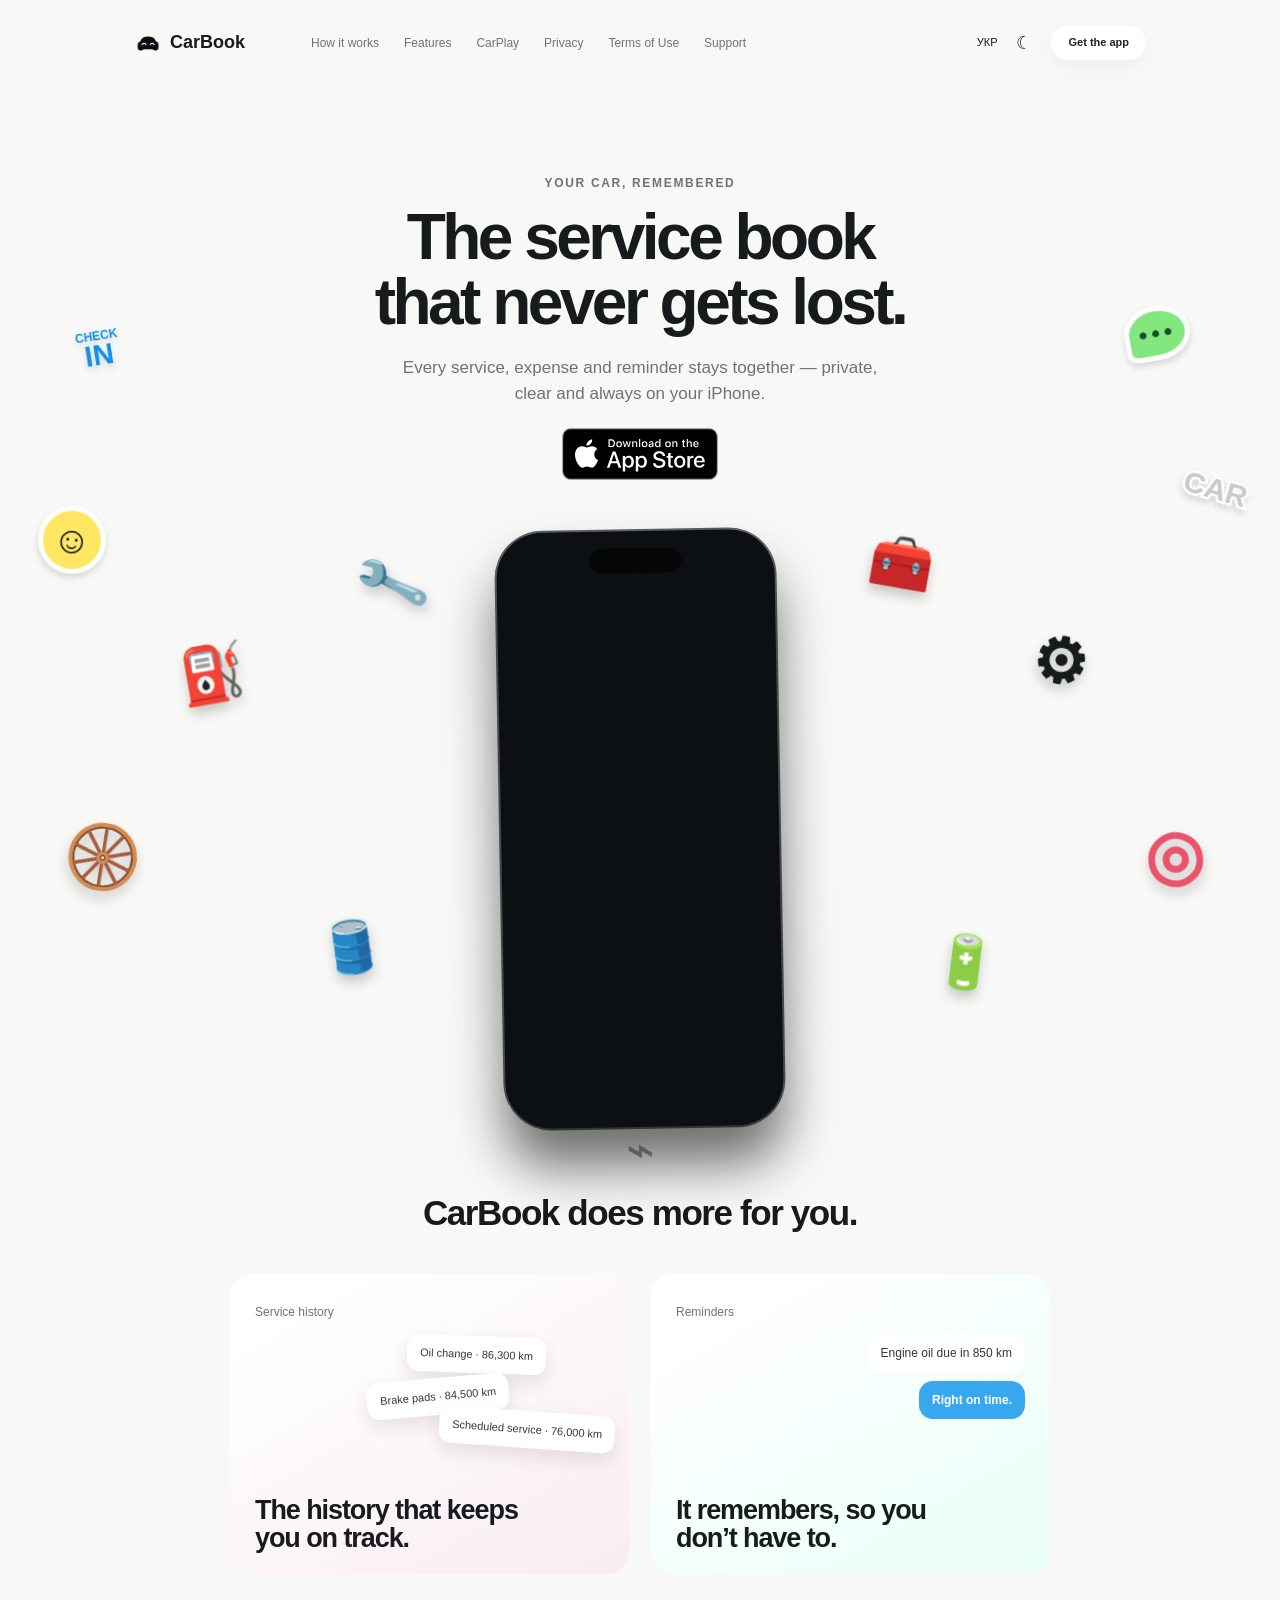
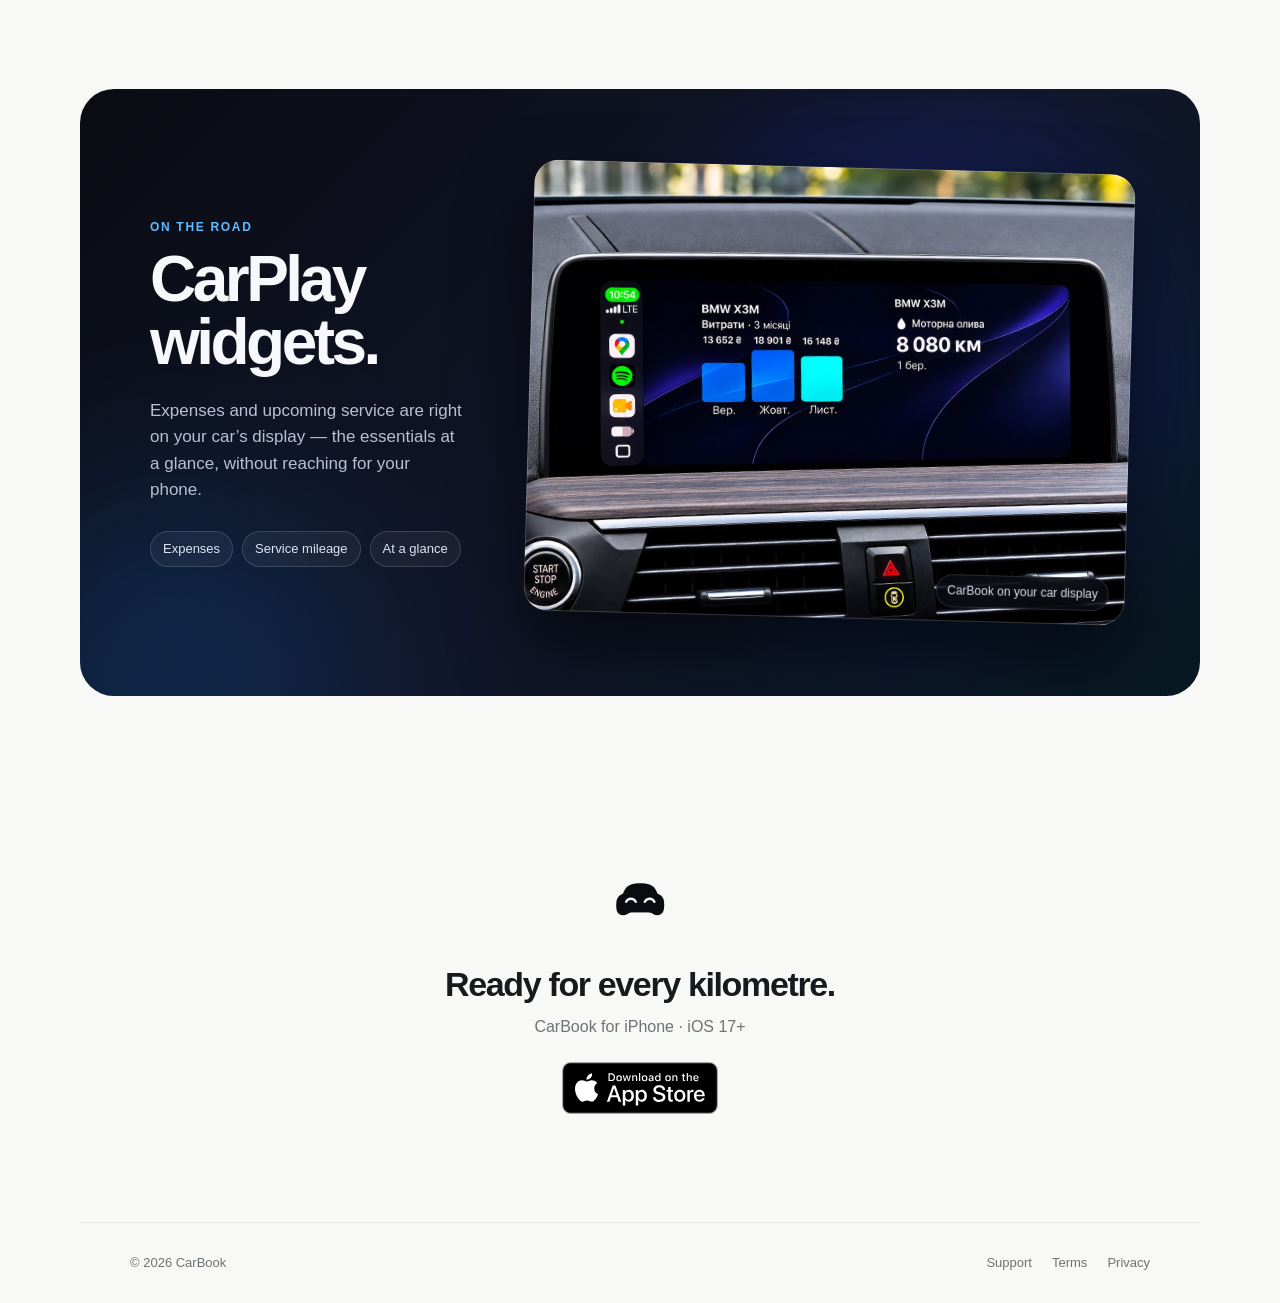
<file: index.html>
<!doctype html>
<html lang="en"><head><meta charset="utf-8"><meta name="viewport" content="width=device-width,initial-scale=1"><meta name="theme-color" content="#dedede"><title>CarBook — Your car, remembered</title><meta name="description" content="Service history, mileage and reminders for your car in one private iPhone app."><link rel="icon" href="assets/carbook-logo-transparent-v3.png"><script src="assets/preferences.js?v=2"></script><link rel="stylesheet" href="assets/style.css?v=12"><link rel="stylesheet" href="assets/site-header.css?v=5"></head>
<body class="landing"><a class="skip" href="#main">Skip to content</a><div class="page-canvas"><header><a class="brand" href="index.html"><img src="assets/carbook-logo-transparent-v3.png" width="28" height="28" alt="">CarBook</a><nav aria-label="Main navigation"><a href="#how">How it works</a><a href="#features">Features</a><a href="#carplay">CarPlay</a><a href="privacy.html">Privacy</a><a href="terms.html">Terms of Use</a><a href="support.html">Support</a></nav><div class="controls"><a class="language" href="uk/index.html" lang="uk">УКР</a><button id="theme" data-icon-only="true" type="button" aria-label="Color theme" data-light="Light" data-dark="Dark">☾</button><a class="nav-cta" href="#download">Get the app</a></div></header>
<main id="main"><section class="hero" id="how"><div class="hero-copy"><p class="kicker">YOUR CAR, REMEMBERED</p><h1>The service book<br>that never gets lost.</h1><p>Every service, expense and reminder stays together — private, clear and always on your iPhone.</p><button class="app-store-cta" type="button" disabled title="App Store link coming soon"><img src="assets/app-store-badge.svg" width="156" height="52" alt="Download on the App Store"></button></div><div class="sticker sticker-blue"><span>CHECK</span><strong>IN</strong></div><div class="sticker sticker-green">●●●</div><div class="sticker sticker-yellow">☺</div><div class="sticker sticker-fuel" aria-hidden="true">⛽</div><div class="sticker sticker-wheel" aria-hidden="true">🛞</div><div class="sticker sticker-brake" aria-hidden="true">◎</div><div class="sticker sticker-gear" aria-hidden="true">⚙</div><div class="sticker sticker-oil" aria-hidden="true">🛢️</div><div class="sticker sticker-battery" aria-hidden="true">🔋</div><div class="sticker sticker-wrench" aria-hidden="true">🔧</div><div class="sticker sticker-tools" aria-hidden="true">🧰</div><div class="sticker sticker-white">CAR</div><div class="phone-scene"><div class="phone"><div class="speaker"></div><div class="screen-slides"><div class="theme-slides light-slides"><img src="assets/screen-en-light-1.png" width="1206" height="2622" alt="CarBook vehicle overview in light mode"><img src="assets/screen-en-light-2.png" width="1206" height="2622" alt="CarBook reminders in light mode"><img src="assets/screen-en-light-3.png" width="1206" height="2622" alt="Adding a CarBook record in light mode"></div><div class="theme-slides dark-slides"><img src="assets/screen-en-dark-1.png" width="1206" height="2622" alt="CarBook vehicle overview in dark mode"><img src="assets/screen-en-dark-2.png" width="1206" height="2622" alt="Adding a refueling in dark mode"><img src="assets/screen-en-dark-3.png" width="1206" height="2622" alt="CarBook vehicle cards in dark mode"></div></div></div></div></section>
<section class="features" id="features"><div class="little-car">⌁</div><h2>CarBook does more for you.</h2><div class="feature-grid"><article class="feature-card records"><span class="card-label">Service history</span><div class="record-stack"><span>Oil change · 86,300 km</span><span>Brake pads · 84,500 km</span><span>Scheduled service · 76,000 km</span></div><h3>The history that keeps you on track.</h3></article><article class="feature-card reminders"><span class="card-label">Reminders</span><div class="reminder-chat"><span>Engine oil due in 850 km</span><b>Right on time.</b></div><h3>It remembers, so you don’t have to.</h3></article></div></section>
<section class="carplay" id="carplay"><div class="carplay-copy"><p class="kicker">ON THE ROAD</p><h2>CarPlay widgets.</h2><p>Expenses and upcoming service are right on your car’s display — the essentials at a glance, without reaching for your phone.</p><div class="carplay-chips" aria-label="CarPlay widget highlights"><span>Expenses</span><span>Service mileage</span><span>At a glance</span></div></div><figure class="carplay-visual"><div class="carplay-glow" aria-hidden="true"></div><img src="assets/carplay-widgets.jpg" width="1456" height="1094" loading="lazy" alt="CarBook expense and engine oil widgets displayed in Apple CarPlay"><figcaption>CarBook on your car display</figcaption></figure></section>
<section class="download" id="download"><img src="assets/carbook-logo-transparent-v3.png" width="64" height="64" alt="CarBook"><h2>Ready for every kilometre.</h2><p>CarBook for iPhone · iOS 17+</p><button class="app-store-cta download-store-cta" type="button" disabled title="App Store link coming soon"><img src="assets/app-store-badge.svg" width="156" height="52" alt="Download on the App Store"></button></section></main><footer><span>© 2026 CarBook</span><nav><a href="support.html">Support</a><a href="terms.html">Terms</a><a href="privacy.html">Privacy</a></nav></footer></div></body></html>
</file>
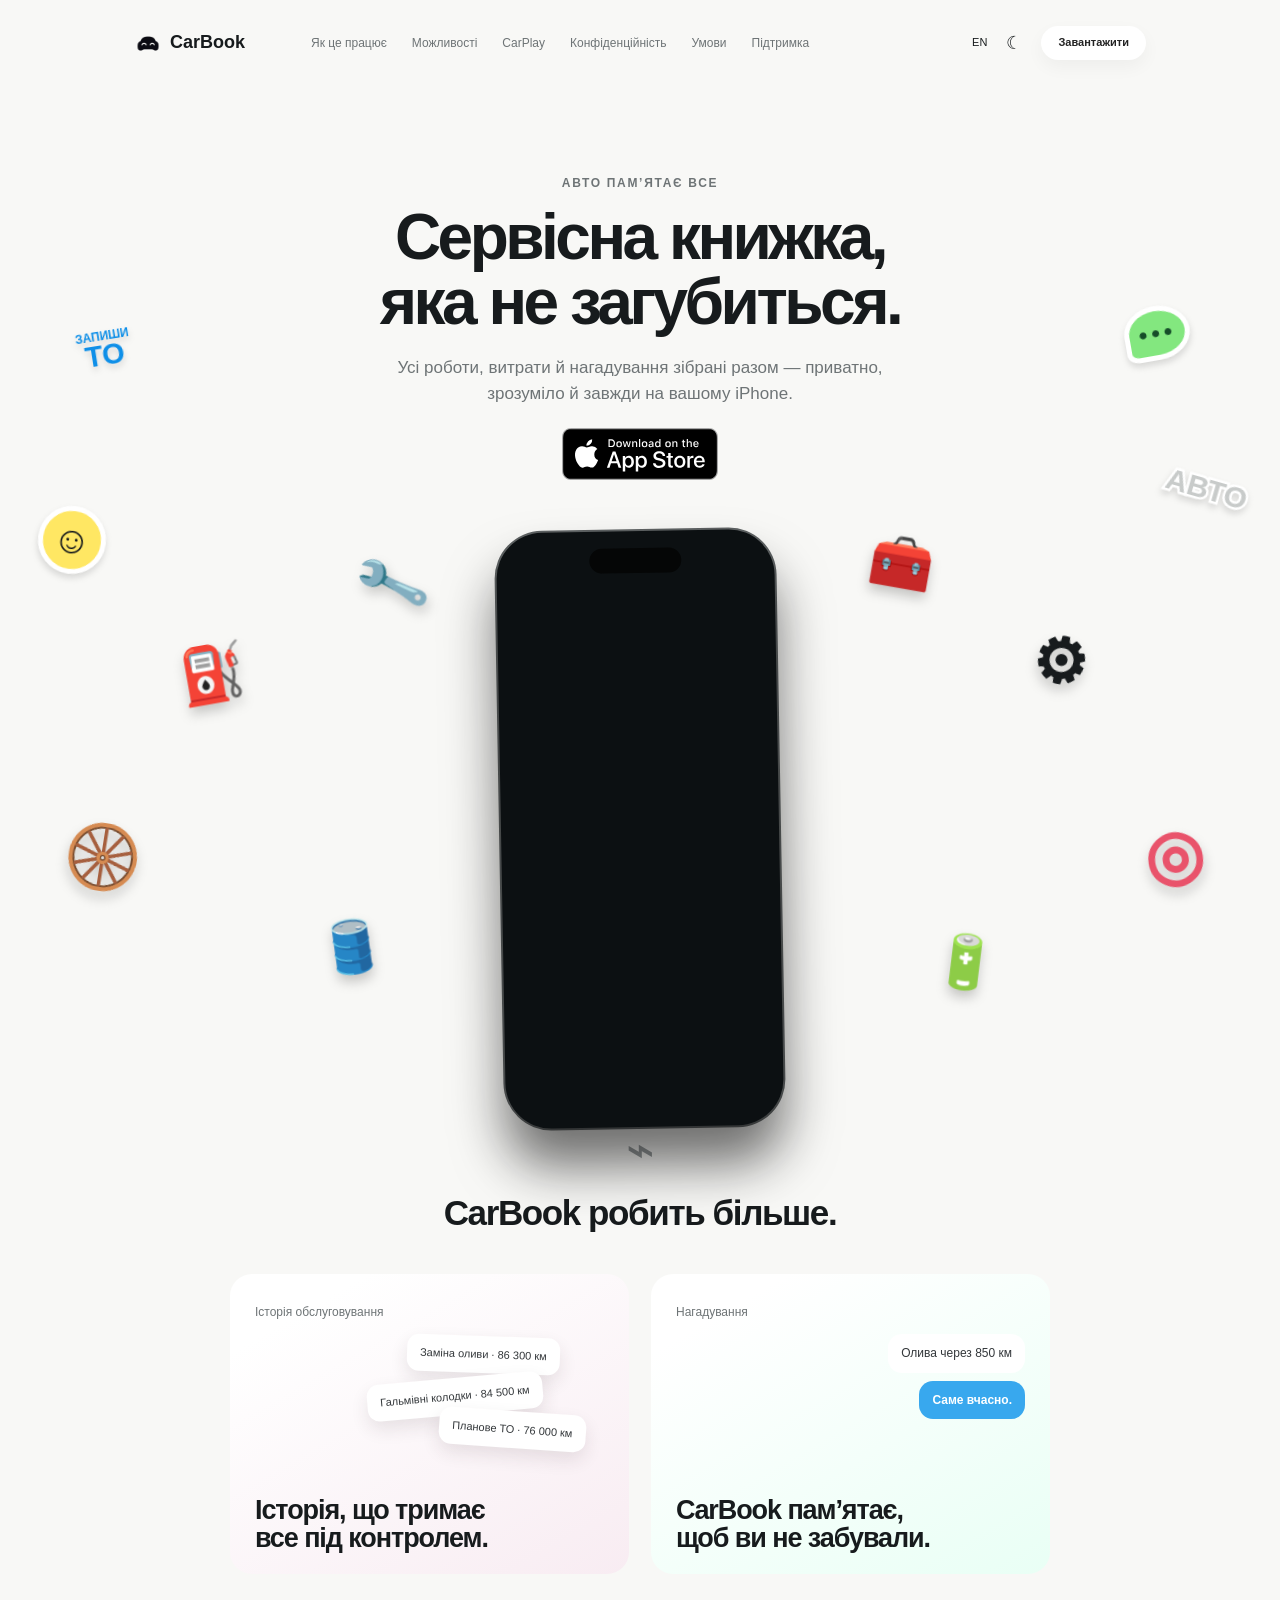
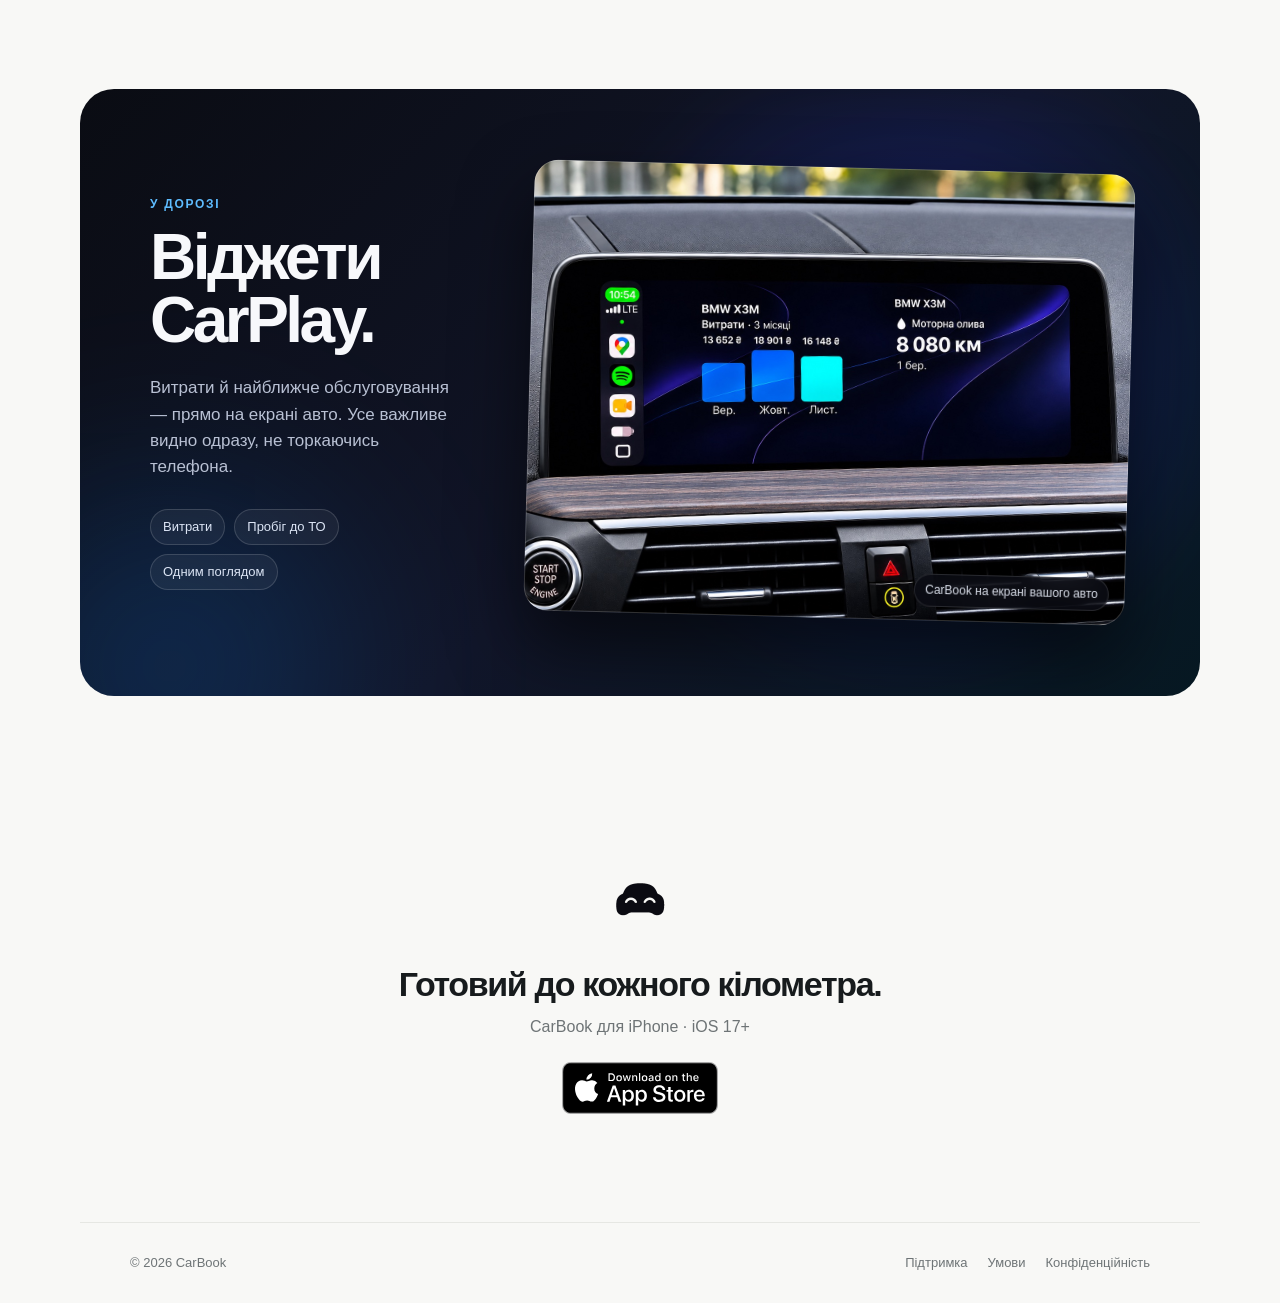
<file: uk/index.html>
<!doctype html>
<html lang="uk"><head><meta charset="utf-8"><meta name="viewport" content="width=device-width,initial-scale=1"><meta name="theme-color" content="#dedede"><title>CarBook — авто пам’ятає все</title><meta name="description" content="Історія обслуговування, пробіг і нагадування про авто в одному приватному застосунку для iPhone."><link rel="icon" href="../assets/carbook-logo-transparent-v3.png"><script src="../assets/preferences.js?v=2"></script><link rel="stylesheet" href="../assets/style.css?v=12"><link rel="stylesheet" href="../assets/site-header.css?v=5"></head>
<body class="landing"><a class="skip" href="#main">Перейти до вмісту</a><div class="page-canvas"><header><a class="brand" href="index.html"><img src="../assets/carbook-logo-transparent-v3.png" width="28" height="28" alt="">CarBook</a><nav aria-label="Головна навігація"><a href="#how">Як це працює</a><a href="#features">Можливості</a><a href="#carplay">CarPlay</a><a href="privacy.html">Конфіденційність</a><a href="terms.html">Умови</a><a href="support.html">Підтримка</a></nav><div class="controls"><a class="language" href="../index.html" lang="en">EN</a><button id="theme" data-icon-only="true" type="button" aria-label="Колірна тема" data-light="Світла" data-dark="Темна">☾</button><a class="nav-cta" href="#download">Завантажити</a></div></header>
<main id="main"><section class="hero" id="how"><div class="hero-copy"><p class="kicker">АВТО ПАМ’ЯТАЄ ВСЕ</p><h1>Сервісна книжка,<br>яка не загубиться.</h1><p>Усі роботи, витрати й нагадування зібрані разом — приватно, зрозуміло й завжди на вашому iPhone.</p><button class="app-store-cta" type="button" disabled title="Посилання на App Store буде додано згодом"><img src="../assets/app-store-badge.svg" width="156" height="52" alt="Download on the App Store"></button></div><div class="sticker sticker-blue"><span>ЗАПИШИ</span><strong>ТО</strong></div><div class="sticker sticker-green">●●●</div><div class="sticker sticker-yellow">☺</div><div class="sticker sticker-fuel" aria-hidden="true">⛽</div><div class="sticker sticker-wheel" aria-hidden="true">🛞</div><div class="sticker sticker-brake" aria-hidden="true">◎</div><div class="sticker sticker-gear" aria-hidden="true">⚙</div><div class="sticker sticker-oil" aria-hidden="true">🛢️</div><div class="sticker sticker-battery" aria-hidden="true">🔋</div><div class="sticker sticker-wrench" aria-hidden="true">🔧</div><div class="sticker sticker-tools" aria-hidden="true">🧰</div><div class="sticker sticker-white">АВТО</div><div class="phone-scene"><div class="phone"><div class="speaker"></div><div class="screen-slides"><div class="theme-slides light-slides"><img src="../assets/screen-uk-light-1.png" width="1206" height="2622" alt="Огляд автомобіля в CarBook у світлій темі"><img src="../assets/screen-uk-light-2.png" width="1206" height="2622" alt="Нагадування CarBook у світлій темі"><img src="../assets/screen-uk-light-3.png" width="1206" height="2622" alt="Додавання запису в CarBook у світлій темі"></div><div class="theme-slides dark-slides"><img src="../assets/screen-uk-dark-1.png" width="1206" height="2622" alt="Огляд автомобіля в CarBook у темній темі"><img src="../assets/screen-uk-dark-2.png" width="1206" height="2622" alt="Додавання заправки в CarBook у темній темі"><img src="../assets/screen-uk-dark-3.png" width="1206" height="2622" alt="Автомобілі CarBook у темній темі"></div></div></div></div></section>
<section class="features" id="features"><div class="little-car">⌁</div><h2>CarBook робить більше.</h2><div class="feature-grid"><article class="feature-card records"><span class="card-label">Історія обслуговування</span><div class="record-stack"><span>Заміна оливи · 86 300 км</span><span>Гальмівні колодки · 84 500 км</span><span>Планове ТО · 76 000 км</span></div><h3>Історія, що тримає все під контролем.</h3></article><article class="feature-card reminders"><span class="card-label">Нагадування</span><div class="reminder-chat"><span>Олива через 850 км</span><b>Саме вчасно.</b></div><h3>CarBook пам’ятає, щоб ви не забували.</h3></article></div></section>
<section class="carplay" id="carplay"><div class="carplay-copy"><p class="kicker">У ДОРОЗІ</p><h2>Віджети CarPlay.</h2><p>Витрати й найближче обслуговування — прямо на екрані авто. Усе важливе видно одразу, не торкаючись телефона.</p><div class="carplay-chips" aria-label="Можливості віджетів CarPlay"><span>Витрати</span><span>Пробіг до ТО</span><span>Одним поглядом</span></div></div><figure class="carplay-visual"><div class="carplay-glow" aria-hidden="true"></div><img src="../assets/carplay-widgets.jpg" width="1456" height="1094" loading="lazy" alt="Віджети витрат і моторної оливи CarBook на екрані Apple CarPlay"><figcaption>CarBook на екрані вашого авто</figcaption></figure></section>
<section class="download" id="download"><img src="../assets/carbook-logo-transparent-v3.png" width="64" height="64" alt="CarBook"><h2>Готовий до кожного кілометра.</h2><p>CarBook для iPhone · iOS 17+</p><button class="app-store-cta download-store-cta" type="button" disabled title="Посилання на App Store буде додано згодом"><img src="../assets/app-store-badge.svg" width="156" height="52" alt="Download on the App Store"></button></section></main><footer><span>© 2026 CarBook</span><nav><a href="support.html">Підтримка</a><a href="terms.html">Умови</a><a href="privacy.html">Конфіденційність</a></nav></footer></div></body></html>
</file>
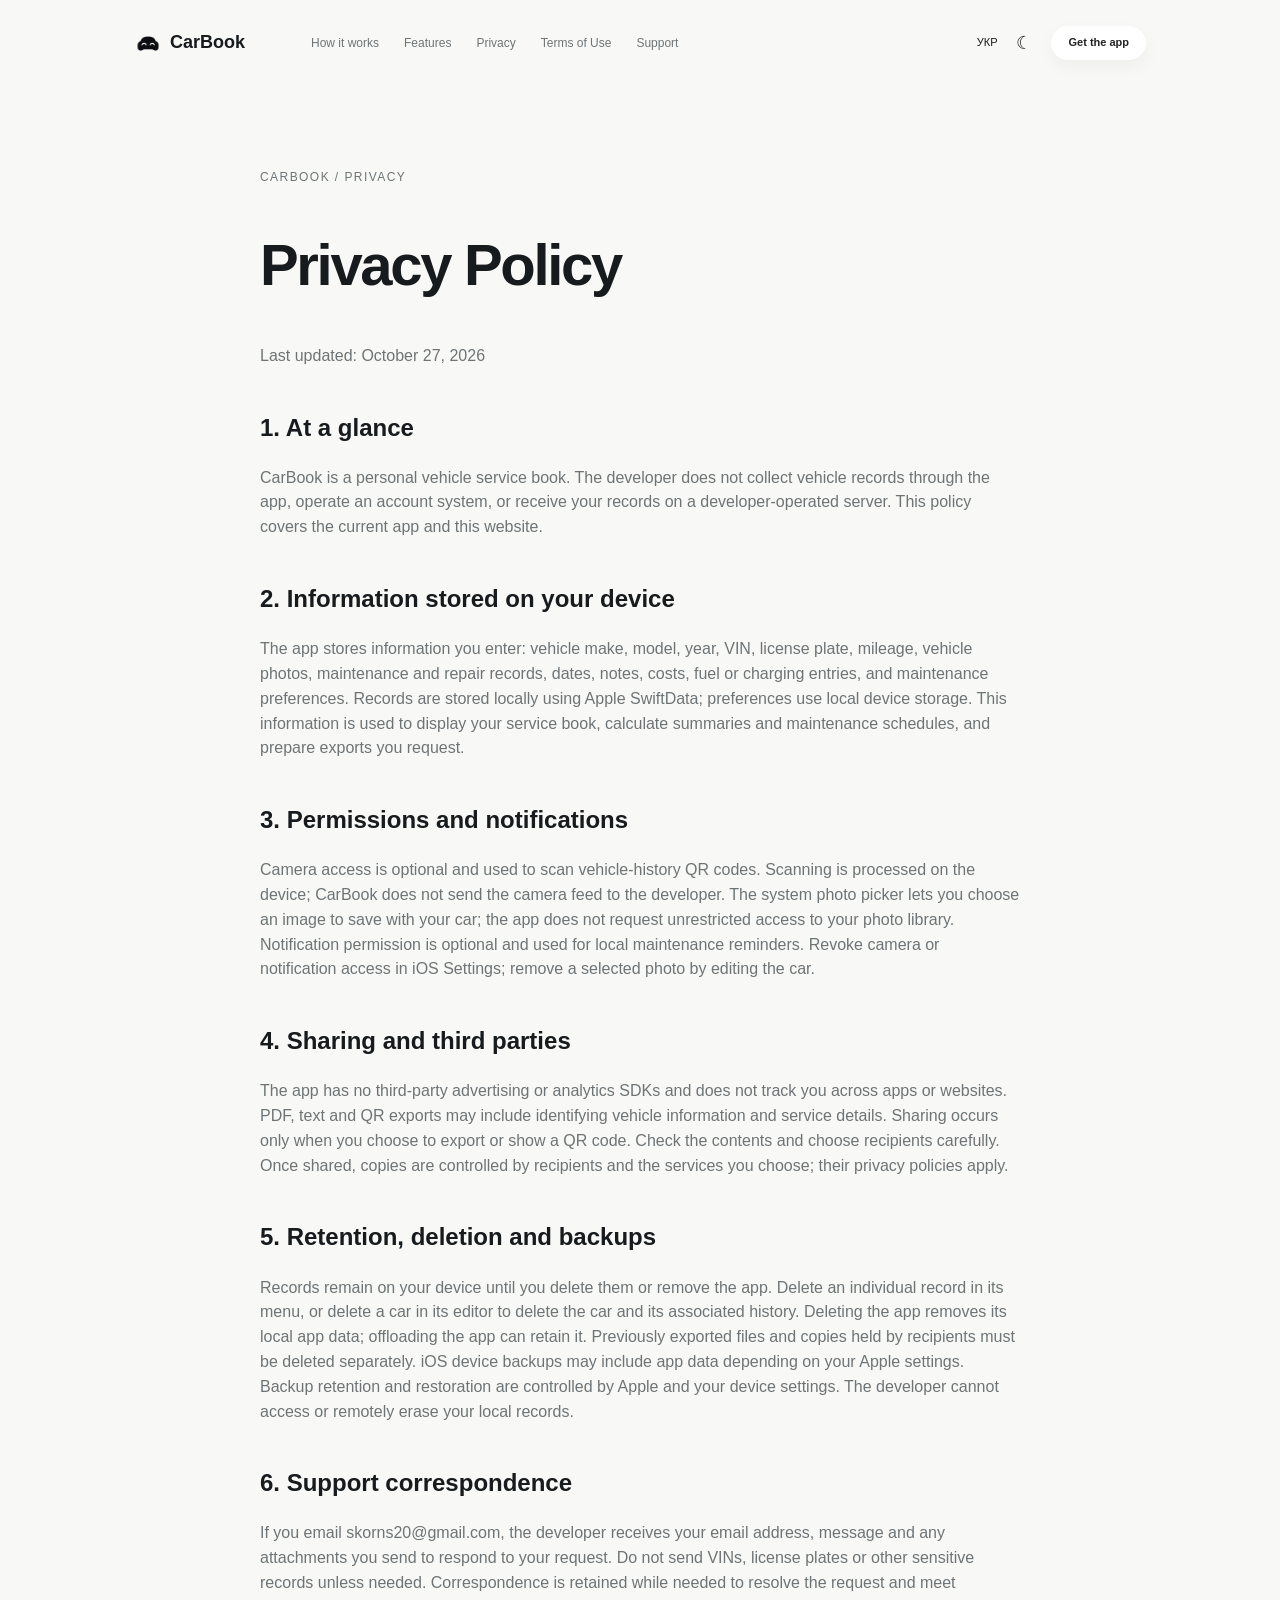
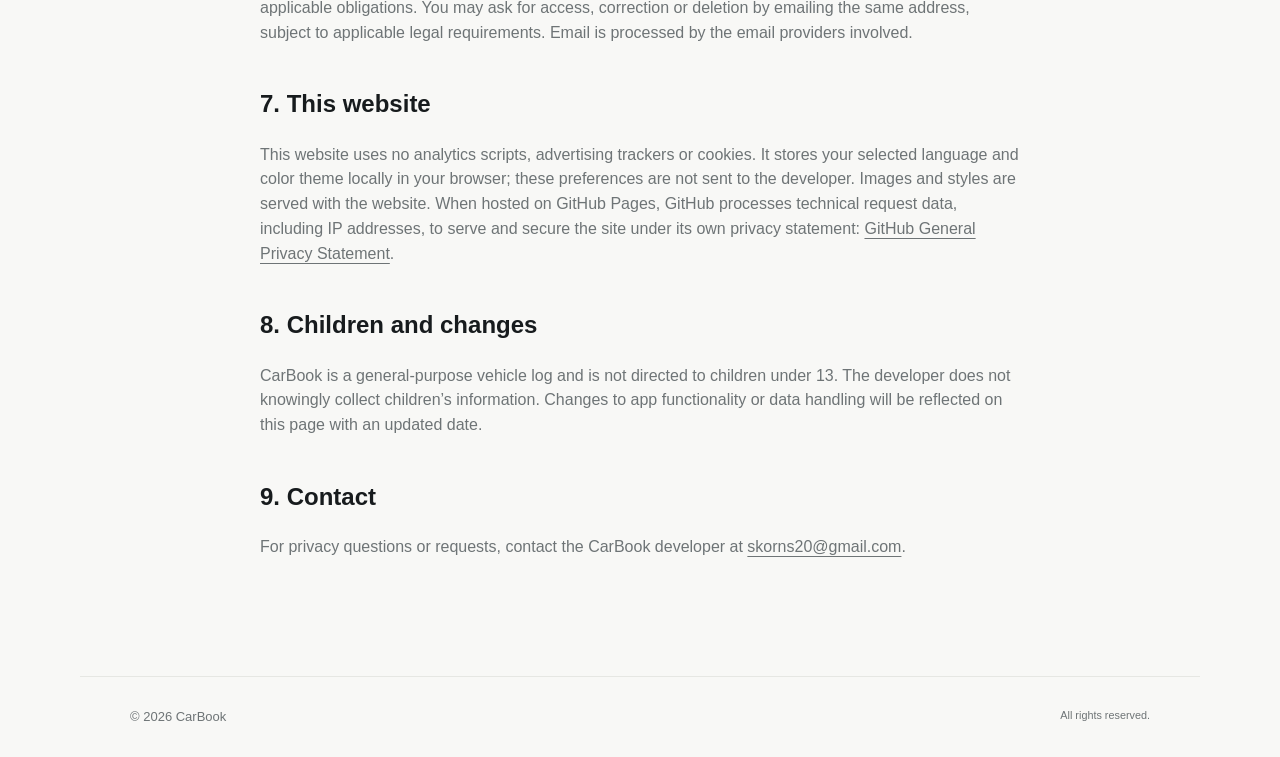
<file: privacy.html>
<!doctype html><html lang="en"><head><meta charset="utf-8"><meta name="viewport" content="width=device-width, initial-scale=1"><meta name="theme-color" content="#f6f7fb"><title>Privacy Policy — CarBook</title><meta name="description" content="Privacy Policy — CarBook"><link rel="icon" href="assets/carbook-logo-transparent-v3.png"><script src="assets/preferences.js"></script><link rel="stylesheet" href="assets/style.css?v=11"><link rel="stylesheet" href="assets/site-header.css?v=5"></head><body><a class="skip" href="#main">Skip to content</a><header><a class="brand" href="index.html"><img src="assets/carbook-logo-transparent-v3.png" width="28" height="28" alt="">CarBook</a><nav aria-label="Main navigation"><a href="index.html#how">How it works</a><a href="index.html#features">Features</a><a href="privacy.html">Privacy</a><a href="terms.html">Terms of Use</a><a href="support.html">Support</a></nav><div class="controls"><a class="language" href="uk/index.html" lang="uk">УКР</a><button id="theme" data-icon-only="true" type="button" aria-label="Color theme" data-light="Light" data-dark="Dark">☾</button><a class="nav-cta" href="index.html#download">Get the app</a></div></header><main id="main"><article class="legal"><p class="eyebrow">CARBOOK / PRIVACY</p><h1>Privacy Policy</h1><p class="updated">Last updated: October 27, 2026</p><section><h2>1. At a glance</h2><p>CarBook is a personal vehicle service book. The developer does not collect vehicle records through the app, operate an account system, or receive your records on a developer-operated server. This policy covers the current app and this website.</p></section><section><h2>2. Information stored on your device</h2><p>The app stores information you enter: vehicle make, model, year, VIN, license plate, mileage, vehicle photos, maintenance and repair records, dates, notes, costs, fuel or charging entries, and maintenance preferences. Records are stored locally using Apple SwiftData; preferences use local device storage. This information is used to display your service book, calculate summaries and maintenance schedules, and prepare exports you request.</p></section><section><h2>3. Permissions and notifications</h2><p>Camera access is optional and used to scan vehicle-history QR codes. Scanning is processed on the device; CarBook does not send the camera feed to the developer. The system photo picker lets you choose an image to save with your car; the app does not request unrestricted access to your photo library. Notification permission is optional and used for local maintenance reminders. Revoke camera or notification access in iOS Settings; remove a selected photo by editing the car.</p></section><section><h2>4. Sharing and third parties</h2><p>The app has no third-party advertising or analytics SDKs and does not track you across apps or websites. PDF, text and QR exports may include identifying vehicle information and service details. Sharing occurs only when you choose to export or show a QR code. Check the contents and choose recipients carefully. Once shared, copies are controlled by recipients and the services you choose; their privacy policies apply.</p></section><section><h2>5. Retention, deletion and backups</h2><p>Records remain on your device until you delete them or remove the app. Delete an individual record in its menu, or delete a car in its editor to delete the car and its associated history. Deleting the app removes its local app data; offloading the app can retain it. Previously exported files and copies held by recipients must be deleted separately. iOS device backups may include app data depending on your Apple settings. Backup retention and restoration are controlled by Apple and your device settings. The developer cannot access or remotely erase your local records.</p></section><section><h2>6. Support correspondence</h2><p>If you email skorns20@gmail.com, the developer receives your email address, message and any attachments you send to respond to your request. Do not send VINs, license plates or other sensitive records unless needed. Correspondence is retained while needed to resolve the request and meet applicable obligations. You may ask for access, correction or deletion by emailing the same address, subject to applicable legal requirements. Email is processed by the email providers involved.</p></section><section><h2>7. This website</h2><p>This website uses no analytics scripts, advertising trackers or cookies. It stores your selected language and color theme locally in your browser; these preferences are not sent to the developer. Images and styles are served with the website. When hosted on GitHub Pages, GitHub processes technical request data, including IP addresses, to serve and secure the site under its own privacy statement: <a href="https://docs.github.com/en/site-policy/privacy-policies/github-general-privacy-statement">GitHub General Privacy Statement</a>.</p></section><section><h2>8. Children and changes</h2><p>CarBook is a general-purpose vehicle log and is not directed to children under 13. The developer does not knowingly collect children’s information. Changes to app functionality or data handling will be reflected on this page with an updated date.</p></section><section><h2>9. Contact</h2><p>For privacy questions or requests, contact the CarBook developer at <a href="mailto:skorns20@gmail.com">skorns20@gmail.com</a>.</p></section></article></main><footer><span>© 2026 CarBook</span><small>All rights reserved.</small></footer></body></html>
</file>
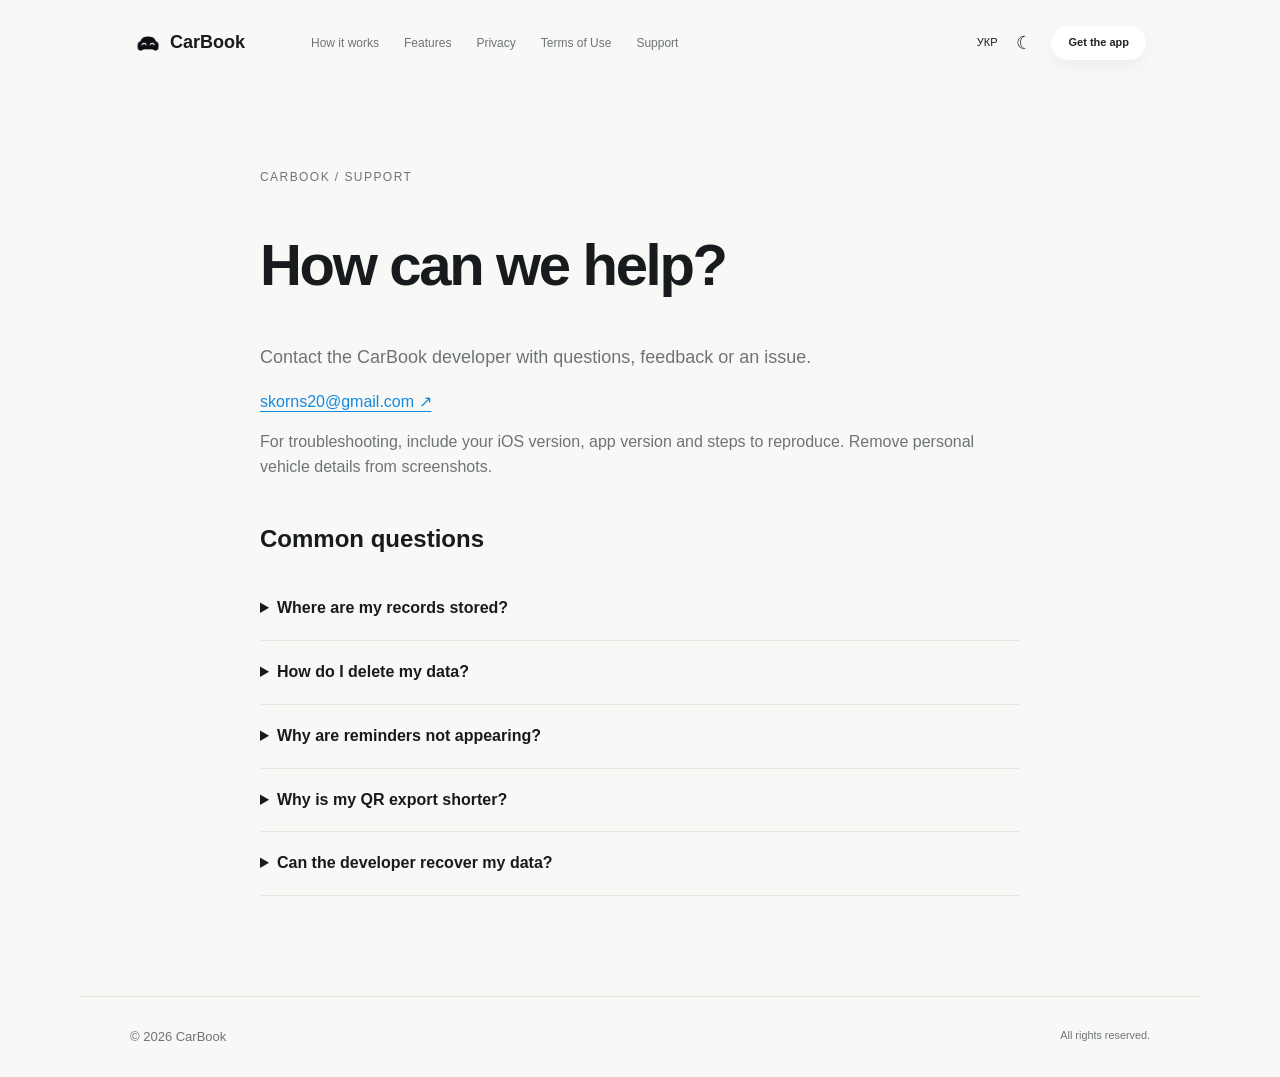
<file: support.html>
<!doctype html><html lang="en"><head><meta charset="utf-8"><meta name="viewport" content="width=device-width, initial-scale=1"><meta name="theme-color" content="#f6f7fb"><title>Support — CarBook</title><meta name="description" content="Contact the CarBook developer with questions, feedback or an issue."><link rel="icon" href="assets/carbook-logo-transparent-v3.png"><script src="assets/preferences.js"></script><link rel="stylesheet" href="assets/style.css?v=11"><link rel="stylesheet" href="assets/site-header.css?v=5"></head><body><a class="skip" href="#main">Skip to content</a><header><a class="brand" href="index.html"><img src="assets/carbook-logo-transparent-v3.png" width="28" height="28" alt="">CarBook</a><nav aria-label="Main navigation"><a href="index.html#how">How it works</a><a href="index.html#features">Features</a><a href="privacy.html">Privacy</a><a href="terms.html">Terms of Use</a><a href="support.html">Support</a></nav><div class="controls"><a class="language" href="uk/index.html" lang="uk">УКР</a><button id="theme" data-icon-only="true" type="button" aria-label="Color theme" data-light="Light" data-dark="Dark">☾</button><a class="nav-cta" href="index.html#download">Get the app</a></div></header><main id="main"><section class="legal"><p class="eyebrow">CARBOOK / SUPPORT</p><h1>How can we help?</h1><p class="lead">Contact the CarBook developer with questions, feedback or an issue.</p><a class="button" href="mailto:skorns20@gmail.com">skorns20@gmail.com ↗</a><p>For troubleshooting, include your iOS version, app version and steps to reproduce. Remove personal vehicle details from screenshots.</p><h2>Common questions</h2><details><summary>Where are my records stored?</summary><p>On your iPhone. Keep PDF or text exports of important history and check your device backup settings.</p></details><details><summary>How do I delete my data?</summary><p>Delete a record from its menu, or delete a car in its editor to remove its associated history. Delete exported files separately. Device backups are managed through Apple settings.</p></details><details><summary>Why are reminders not appearing?</summary><p>Check notification permissions for CarBook in iOS Settings, maintenance dates and intervals, and Focus settings. Mileage-based estimates depend on the mileage you record.</p></details><details><summary>Why is my QR export shorter?</summary><p>QR codes have limited capacity. CarBook may shorten history to fit. Use PDF or text for a readable copy of larger histories.</p></details><details><summary>Can the developer recover my data?</summary><p>The developer has no copy of your local database. Check available device backups and previously saved exports.</p></details></section></main><footer><span>© 2026 CarBook</span><small>All rights reserved.</small></footer></body></html>
</file>
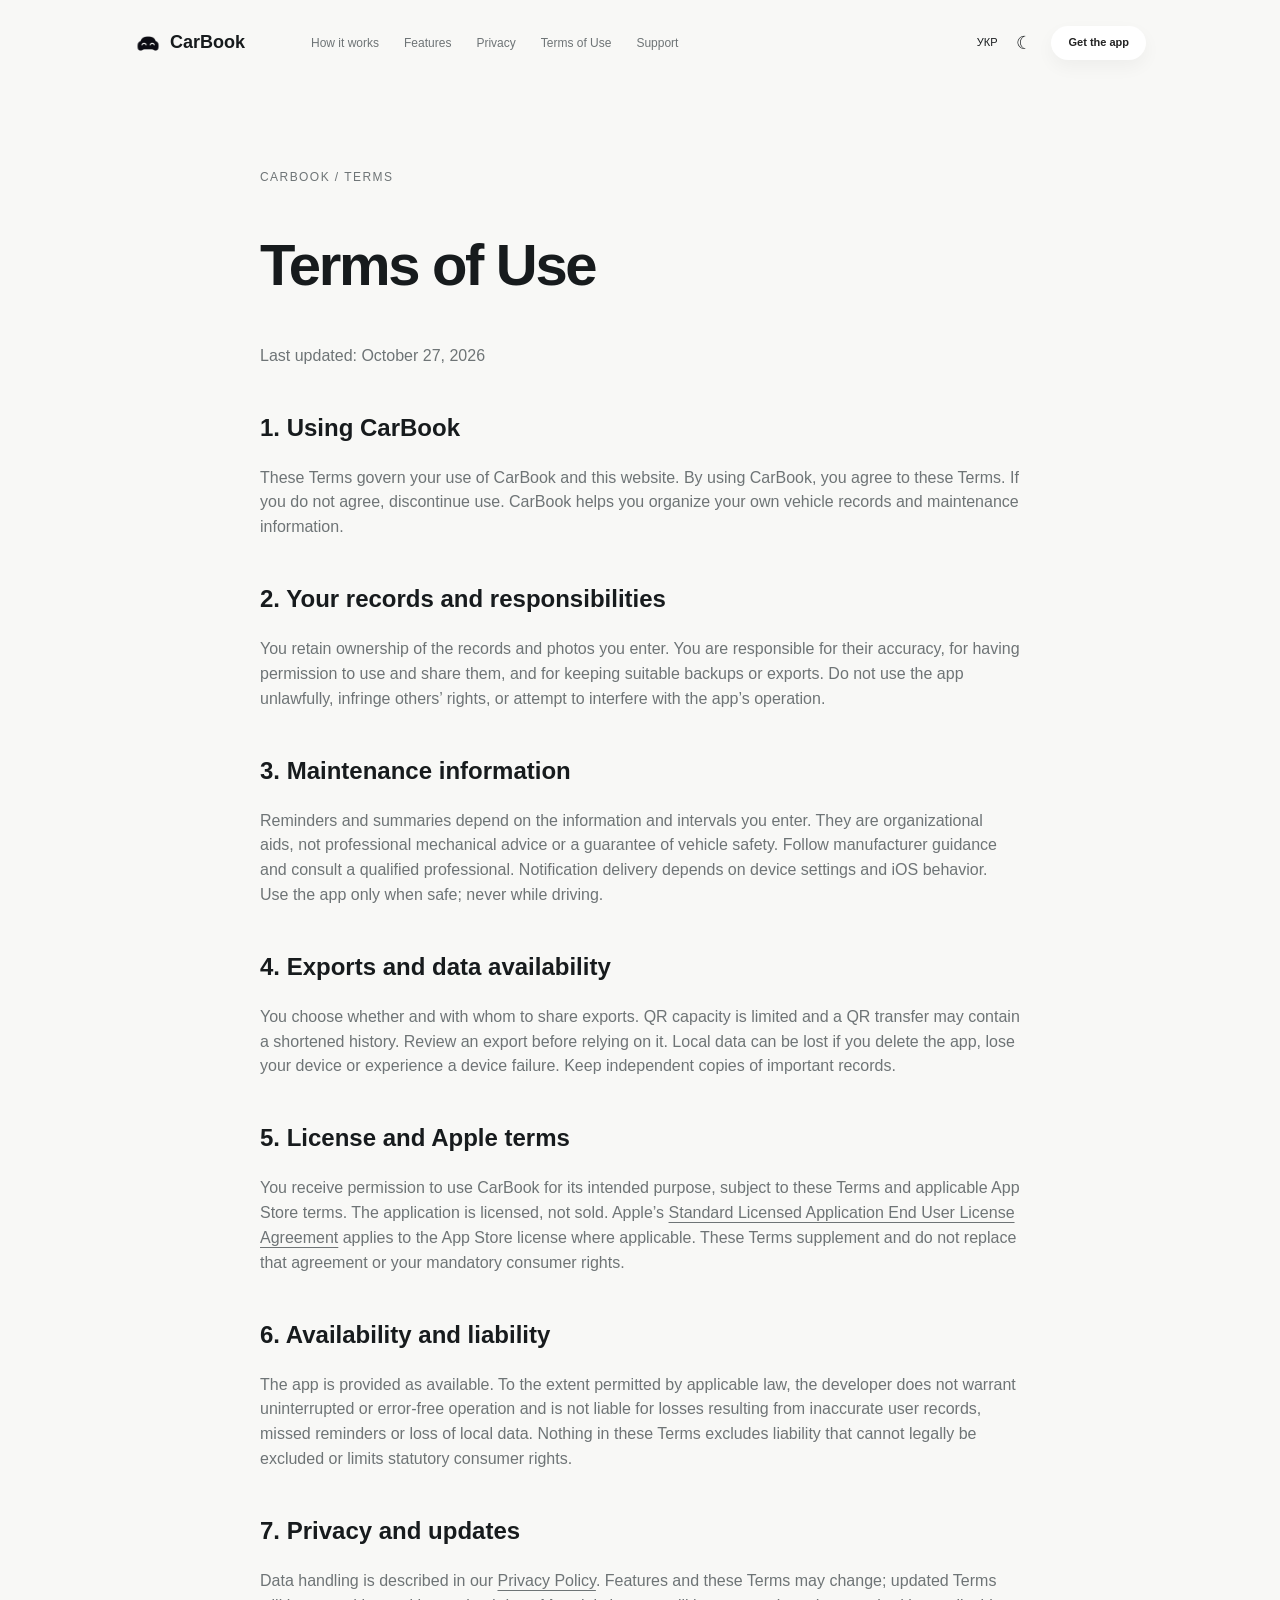
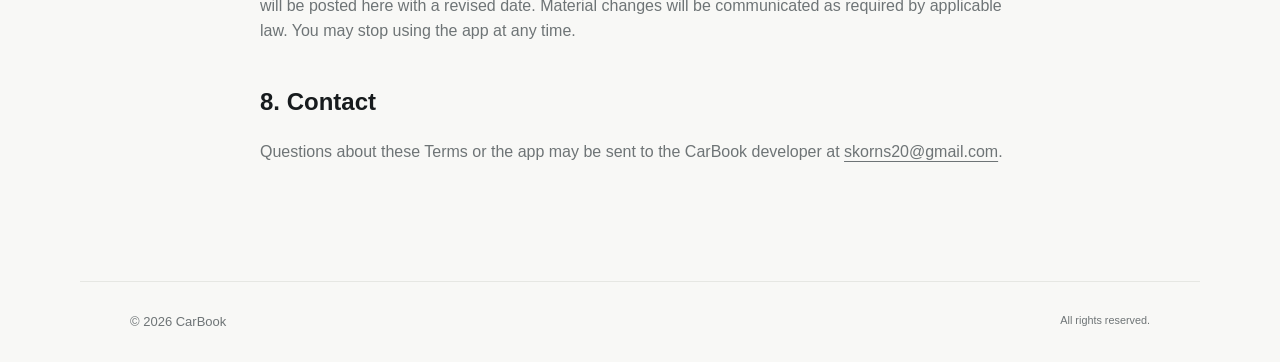
<file: terms.html>
<!doctype html><html lang="en"><head><meta charset="utf-8"><meta name="viewport" content="width=device-width, initial-scale=1"><meta name="theme-color" content="#f6f7fb"><title>Terms of Use — CarBook</title><meta name="description" content="Terms of Use — CarBook"><link rel="icon" href="assets/carbook-logo-transparent-v3.png"><script src="assets/preferences.js"></script><link rel="stylesheet" href="assets/style.css?v=11"><link rel="stylesheet" href="assets/site-header.css?v=5"></head><body><a class="skip" href="#main">Skip to content</a><header><a class="brand" href="index.html"><img src="assets/carbook-logo-transparent-v3.png" width="28" height="28" alt="">CarBook</a><nav aria-label="Main navigation"><a href="index.html#how">How it works</a><a href="index.html#features">Features</a><a href="privacy.html">Privacy</a><a href="terms.html">Terms of Use</a><a href="support.html">Support</a></nav><div class="controls"><a class="language" href="uk/index.html" lang="uk">УКР</a><button id="theme" data-icon-only="true" type="button" aria-label="Color theme" data-light="Light" data-dark="Dark">☾</button><a class="nav-cta" href="index.html#download">Get the app</a></div></header><main id="main"><article class="legal"><p class="eyebrow">CARBOOK / TERMS</p><h1>Terms of Use</h1><p class="updated">Last updated: October 27, 2026</p><section><h2>1. Using CarBook</h2><p>These Terms govern your use of CarBook and this website. By using CarBook, you agree to these Terms. If you do not agree, discontinue use. CarBook helps you organize your own vehicle records and maintenance information.</p></section><section><h2>2. Your records and responsibilities</h2><p>You retain ownership of the records and photos you enter. You are responsible for their accuracy, for having permission to use and share them, and for keeping suitable backups or exports. Do not use the app unlawfully, infringe others’ rights, or attempt to interfere with the app’s operation.</p></section><section><h2>3. Maintenance information</h2><p>Reminders and summaries depend on the information and intervals you enter. They are organizational aids, not professional mechanical advice or a guarantee of vehicle safety. Follow manufacturer guidance and consult a qualified professional. Notification delivery depends on device settings and iOS behavior. Use the app only when safe; never while driving.</p></section><section><h2>4. Exports and data availability</h2><p>You choose whether and with whom to share exports. QR capacity is limited and a QR transfer may contain a shortened history. Review an export before relying on it. Local data can be lost if you delete the app, lose your device or experience a device failure. Keep independent copies of important records.</p></section><section><h2>5. License and Apple terms</h2><p>You receive permission to use CarBook for its intended purpose, subject to these Terms and applicable App Store terms. The application is licensed, not sold. Apple’s <a href="https://www.apple.com/legal/internet-services/itunes/dev/stdeula/">Standard Licensed Application End User License Agreement</a> applies to the App Store license where applicable. These Terms supplement and do not replace that agreement or your mandatory consumer rights.</p></section><section><h2>6. Availability and liability</h2><p>The app is provided as available. To the extent permitted by applicable law, the developer does not warrant uninterrupted or error-free operation and is not liable for losses resulting from inaccurate user records, missed reminders or loss of local data. Nothing in these Terms excludes liability that cannot legally be excluded or limits statutory consumer rights.</p></section><section><h2>7. Privacy and updates</h2><p>Data handling is described in our <a href="privacy.html">Privacy Policy</a>. Features and these Terms may change; updated Terms will be posted here with a revised date. Material changes will be communicated as required by applicable law. You may stop using the app at any time.</p></section><section><h2>8. Contact</h2><p>Questions about these Terms or the app may be sent to the CarBook developer at <a href="mailto:skorns20@gmail.com">skorns20@gmail.com</a>.</p></section></article></main><footer><span>© 2026 CarBook</span><small>All rights reserved.</small></footer></body></html>
</file>
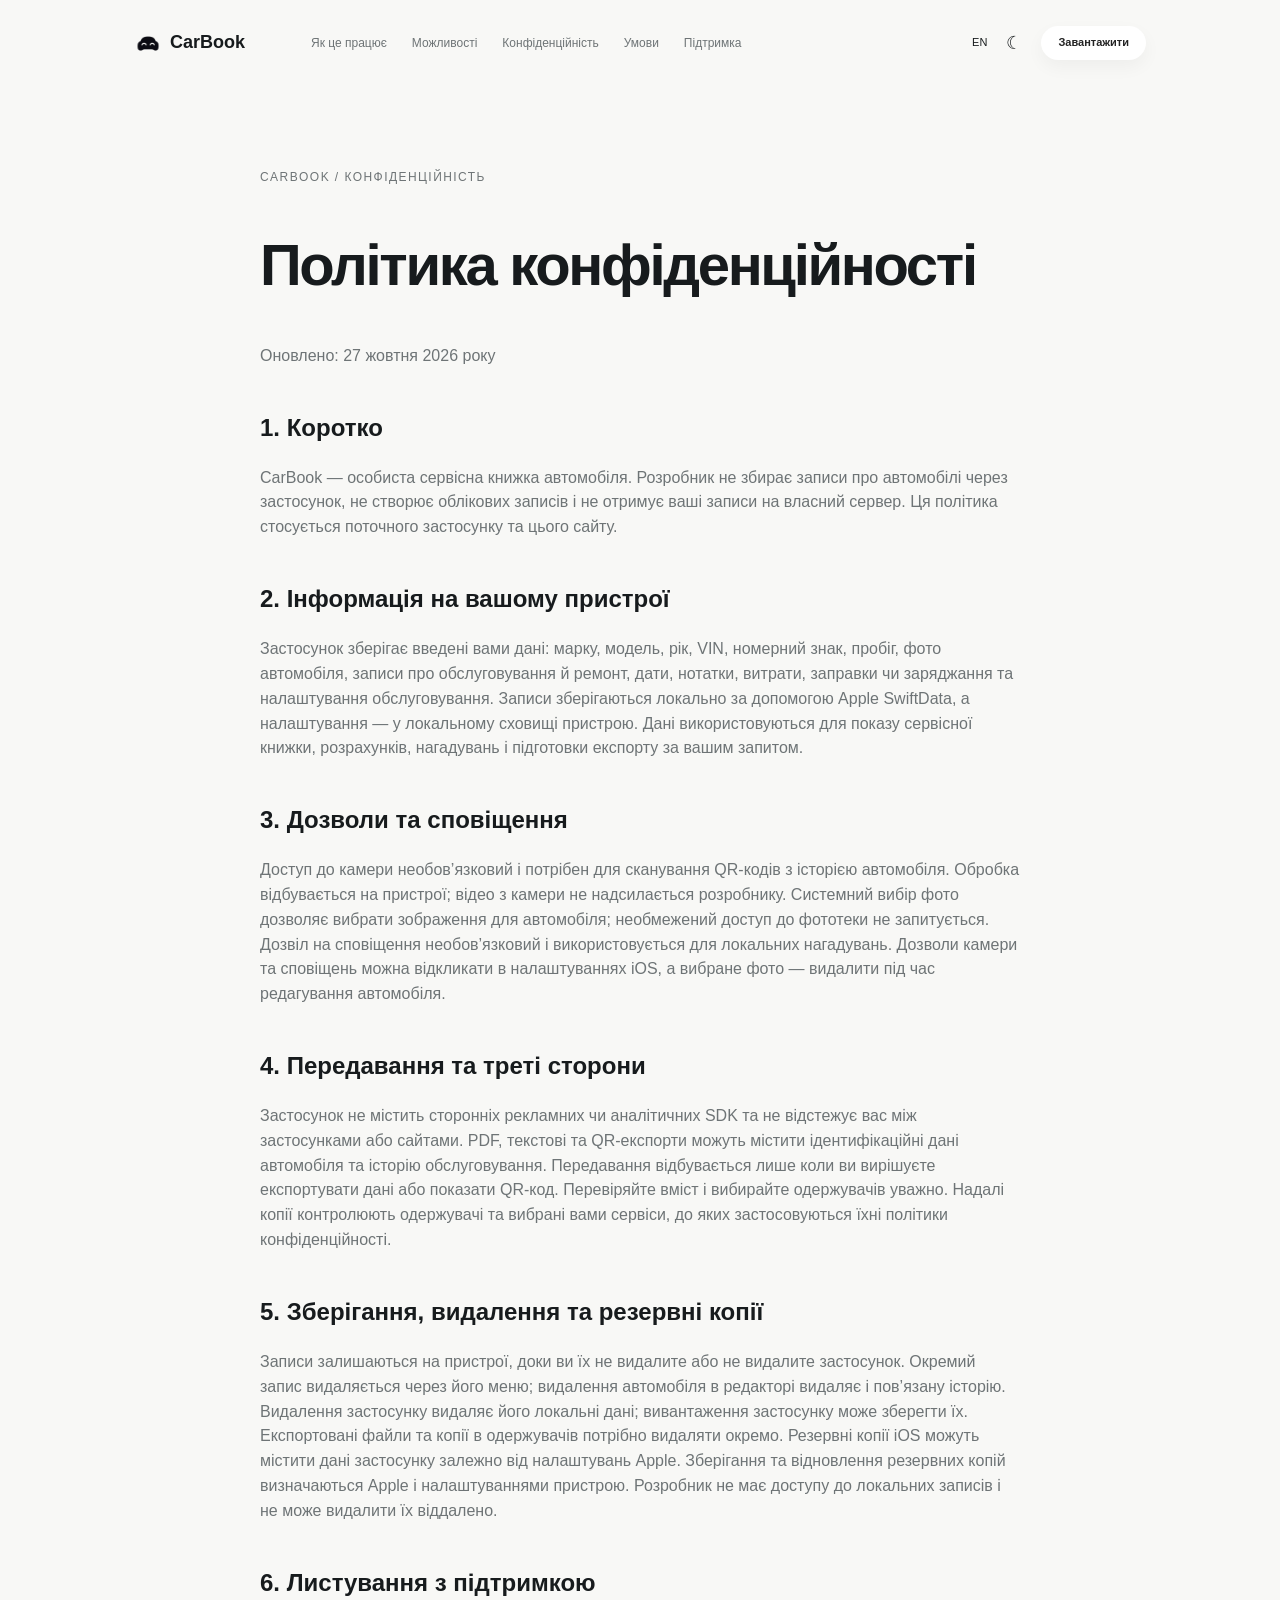
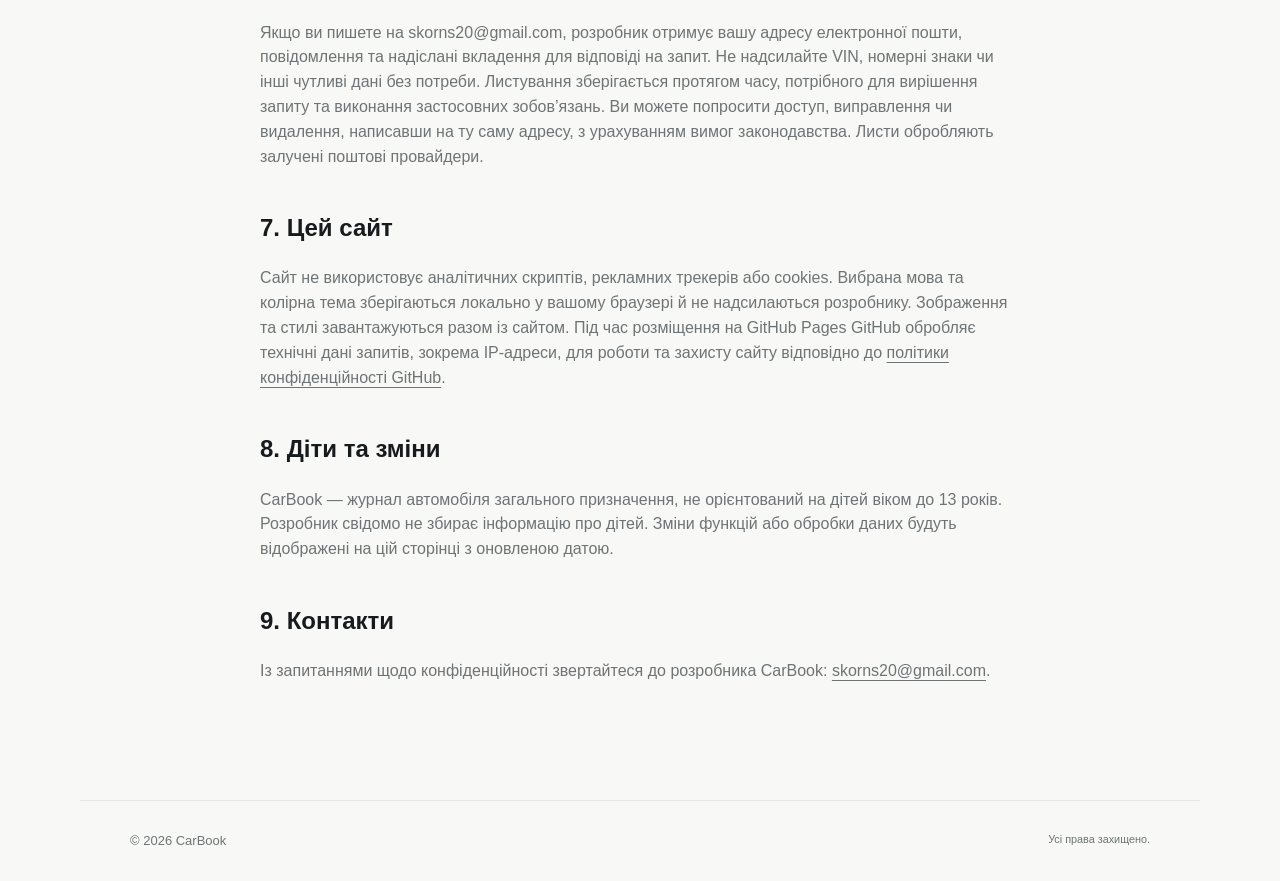
<file: uk/privacy.html>
<!doctype html><html lang="uk"><head><meta charset="utf-8"><meta name="viewport" content="width=device-width, initial-scale=1"><meta name="theme-color" content="#f6f7fb"><title>Політика конфіденційності — CarBook</title><meta name="description" content="Політика конфіденційності — CarBook"><link rel="icon" href="../assets/carbook-logo-transparent-v3.png"><script src="../assets/preferences.js"></script><link rel="stylesheet" href="../assets/style.css?v=11"><link rel="stylesheet" href="../assets/site-header.css?v=5"></head><body><a class="skip" href="#main">Перейти до вмісту</a><header><a class="brand" href="index.html"><img src="../assets/carbook-logo-transparent-v3.png" width="28" height="28" alt="">CarBook</a><nav aria-label="Головна навігація"><a href="index.html#how">Як це працює</a><a href="index.html#features">Можливості</a><a href="privacy.html">Конфіденційність</a><a href="terms.html">Умови</a><a href="support.html">Підтримка</a></nav><div class="controls"><a class="language" href="../index.html" lang="en">EN</a><button id="theme" data-icon-only="true" type="button" aria-label="Колірна тема" data-light="Світла" data-dark="Темна">☾</button><a class="nav-cta" href="index.html#download">Завантажити</a></div></header><main id="main"><article class="legal"><p class="eyebrow">CARBOOK / КОНФІДЕНЦІЙНІСТЬ</p><h1>Політика конфіденційності</h1><p class="updated">Оновлено: 27 жовтня 2026 року</p><section><h2>1. Коротко</h2><p>CarBook — особиста сервісна книжка автомобіля. Розробник не збирає записи про автомобілі через застосунок, не створює облікових записів і не отримує ваші записи на власний сервер. Ця політика стосується поточного застосунку та цього сайту.</p></section><section><h2>2. Інформація на вашому пристрої</h2><p>Застосунок зберігає введені вами дані: марку, модель, рік, VIN, номерний знак, пробіг, фото автомобіля, записи про обслуговування й ремонт, дати, нотатки, витрати, заправки чи заряджання та налаштування обслуговування. Записи зберігаються локально за допомогою Apple SwiftData, а налаштування — у локальному сховищі пристрою. Дані використовуються для показу сервісної книжки, розрахунків, нагадувань і підготовки експорту за вашим запитом.</p></section><section><h2>3. Дозволи та сповіщення</h2><p>Доступ до камери необов’язковий і потрібен для сканування QR-кодів з історією автомобіля. Обробка відбувається на пристрої; відео з камери не надсилається розробнику. Системний вибір фото дозволяє вибрати зображення для автомобіля; необмежений доступ до фототеки не запитується. Дозвіл на сповіщення необов’язковий і використовується для локальних нагадувань. Дозволи камери та сповіщень можна відкликати в налаштуваннях iOS, а вибране фото — видалити під час редагування автомобіля.</p></section><section><h2>4. Передавання та треті сторони</h2><p>Застосунок не містить сторонніх рекламних чи аналітичних SDK та не відстежує вас між застосунками або сайтами. PDF, текстові та QR-експорти можуть містити ідентифікаційні дані автомобіля та історію обслуговування. Передавання відбувається лише коли ви вирішуєте експортувати дані або показати QR-код. Перевіряйте вміст і вибирайте одержувачів уважно. Надалі копії контролюють одержувачі та вибрані вами сервіси, до яких застосовуються їхні політики конфіденційності.</p></section><section><h2>5. Зберігання, видалення та резервні копії</h2><p>Записи залишаються на пристрої, доки ви їх не видалите або не видалите застосунок. Окремий запис видаляється через його меню; видалення автомобіля в редакторі видаляє і пов’язану історію. Видалення застосунку видаляє його локальні дані; вивантаження застосунку може зберегти їх. Експортовані файли та копії в одержувачів потрібно видаляти окремо. Резервні копії iOS можуть містити дані застосунку залежно від налаштувань Apple. Зберігання та відновлення резервних копій визначаються Apple і налаштуваннями пристрою. Розробник не має доступу до локальних записів і не може видалити їх віддалено.</p></section><section><h2>6. Листування з підтримкою</h2><p>Якщо ви пишете на skorns20@gmail.com, розробник отримує вашу адресу електронної пошти, повідомлення та надіслані вкладення для відповіді на запит. Не надсилайте VIN, номерні знаки чи інші чутливі дані без потреби. Листування зберігається протягом часу, потрібного для вирішення запиту та виконання застосовних зобов’язань. Ви можете попросити доступ, виправлення чи видалення, написавши на ту саму адресу, з урахуванням вимог законодавства. Листи обробляють залучені поштові провайдери.</p></section><section><h2>7. Цей сайт</h2><p>Сайт не використовує аналітичних скриптів, рекламних трекерів або cookies. Вибрана мова та колірна тема зберігаються локально у вашому браузері й не надсилаються розробнику. Зображення та стилі завантажуються разом із сайтом. Під час розміщення на GitHub Pages GitHub обробляє технічні дані запитів, зокрема IP-адреси, для роботи та захисту сайту відповідно до <a href="https://docs.github.com/en/site-policy/privacy-policies/github-general-privacy-statement">політики конфіденційності GitHub</a>.</p></section><section><h2>8. Діти та зміни</h2><p>CarBook — журнал автомобіля загального призначення, не орієнтований на дітей віком до 13 років. Розробник свідомо не збирає інформацію про дітей. Зміни функцій або обробки даних будуть відображені на цій сторінці з оновленою датою.</p></section><section><h2>9. Контакти</h2><p>Із запитаннями щодо конфіденційності звертайтеся до розробника CarBook: <a href="mailto:skorns20@gmail.com">skorns20@gmail.com</a>.</p></section></article></main><footer><span>© 2026 CarBook</span><small>Усі права захищено.</small></footer></body></html>
</file>
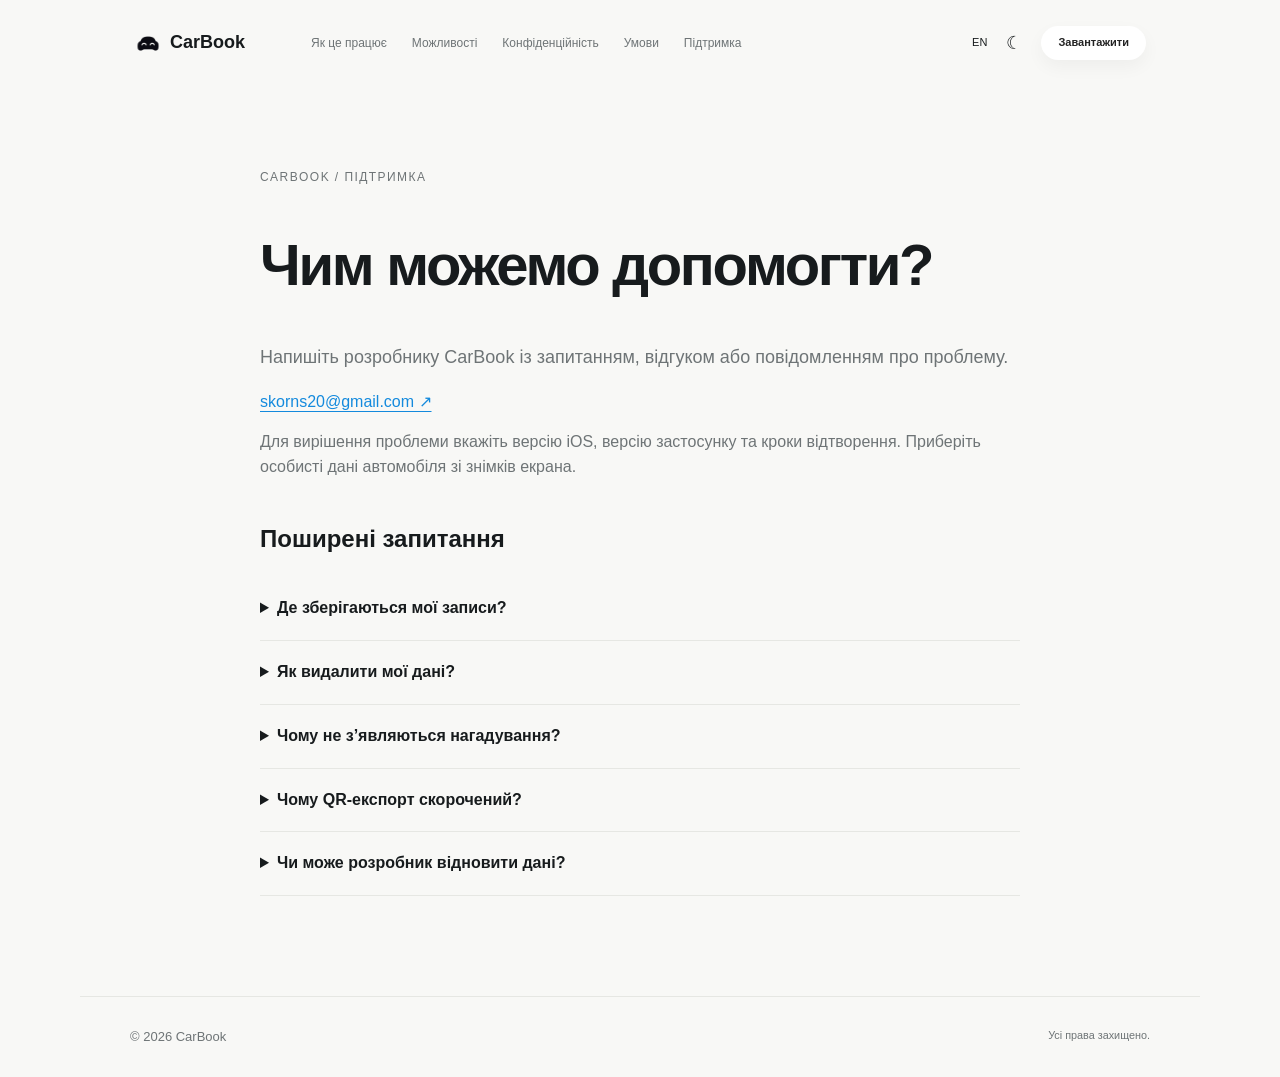
<file: uk/support.html>
<!doctype html><html lang="uk"><head><meta charset="utf-8"><meta name="viewport" content="width=device-width, initial-scale=1"><meta name="theme-color" content="#f6f7fb"><title>Підтримка — CarBook</title><meta name="description" content="Напишіть розробнику CarBook із запитанням, відгуком або повідомленням про проблему."><link rel="icon" href="../assets/carbook-logo-transparent-v3.png"><script src="../assets/preferences.js"></script><link rel="stylesheet" href="../assets/style.css?v=11"><link rel="stylesheet" href="../assets/site-header.css?v=5"></head><body><a class="skip" href="#main">Перейти до вмісту</a><header><a class="brand" href="index.html"><img src="../assets/carbook-logo-transparent-v3.png" width="28" height="28" alt="">CarBook</a><nav aria-label="Головна навігація"><a href="index.html#how">Як це працює</a><a href="index.html#features">Можливості</a><a href="privacy.html">Конфіденційність</a><a href="terms.html">Умови</a><a href="support.html">Підтримка</a></nav><div class="controls"><a class="language" href="../index.html" lang="en">EN</a><button id="theme" data-icon-only="true" type="button" aria-label="Колірна тема" data-light="Світла" data-dark="Темна">☾</button><a class="nav-cta" href="index.html#download">Завантажити</a></div></header><main id="main"><section class="legal"><p class="eyebrow">CARBOOK / ПІДТРИМКА</p><h1>Чим можемо допомогти?</h1><p class="lead">Напишіть розробнику CarBook із запитанням, відгуком або повідомленням про проблему.</p><a class="button" href="mailto:skorns20@gmail.com">skorns20@gmail.com ↗</a><p>Для вирішення проблеми вкажіть версію iOS, версію застосунку та кроки відтворення. Приберіть особисті дані автомобіля зі знімків екрана.</p><h2>Поширені запитання</h2><details><summary>Де зберігаються мої записи?</summary><p>На вашому iPhone. Зберігайте PDF або текстові експорти важливої історії та перевіряйте налаштування резервного копіювання пристрою.</p></details><details><summary>Як видалити мої дані?</summary><p>Видаліть запис через його меню або автомобіль у редакторі разом із пов’язаною історією. Експортовані файли видаляються окремо. Резервні копії керуються через налаштування Apple.</p></details><details><summary>Чому не з’являються нагадування?</summary><p>Перевірте дозволи сповіщень CarBook у налаштуваннях iOS, дати й інтервали ТО та режими зосередження. Оцінки за пробігом залежать від записаного вами пробігу.</p></details><details><summary>Чому QR-експорт скорочений?</summary><p>QR-код має обмежену місткість. CarBook може скоротити історію, щоб вона вмістилася. Для великої історії використовуйте PDF або текст.</p></details><details><summary>Чи може розробник відновити дані?</summary><p>Розробник не має копії вашої локальної бази. Перевірте доступні резервні копії пристрою та раніше збережені експорти.</p></details></section></main><footer><span>© 2026 CarBook</span><small>Усі права захищено.</small></footer></body></html>
</file>
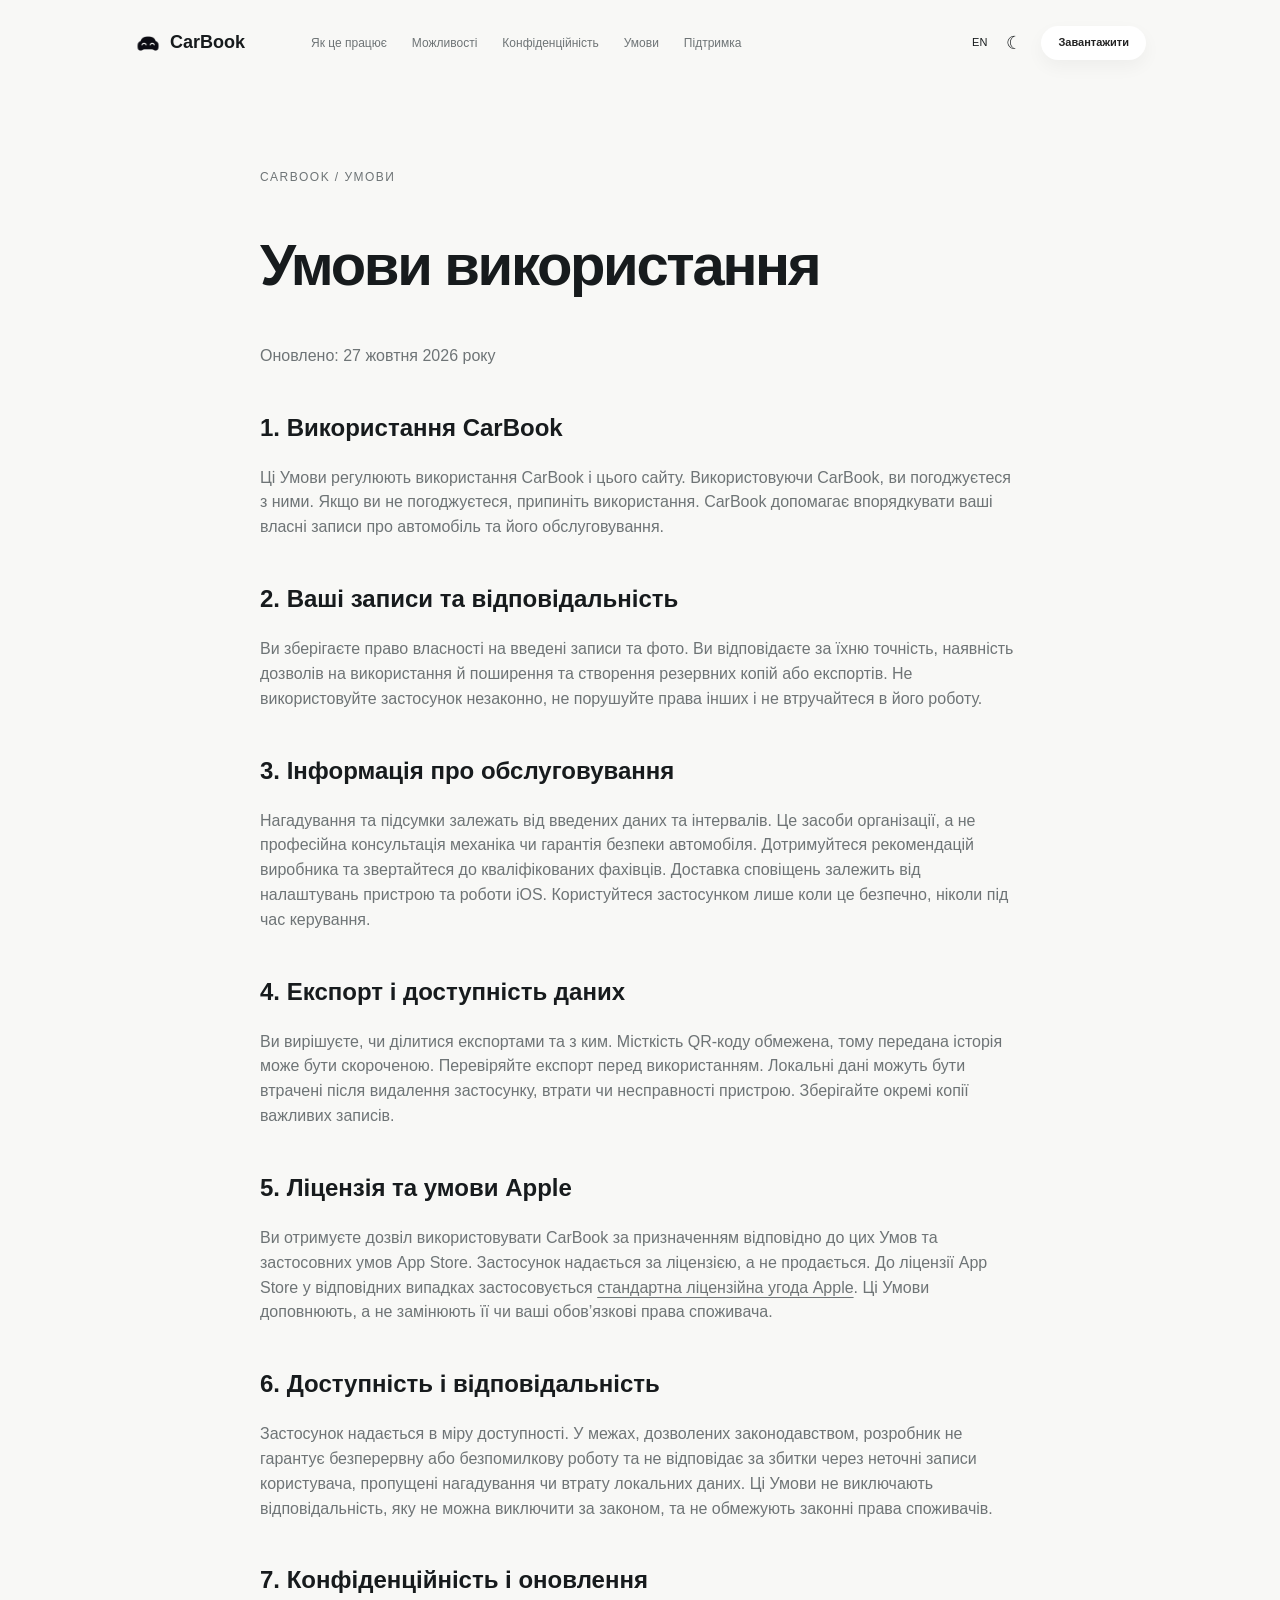
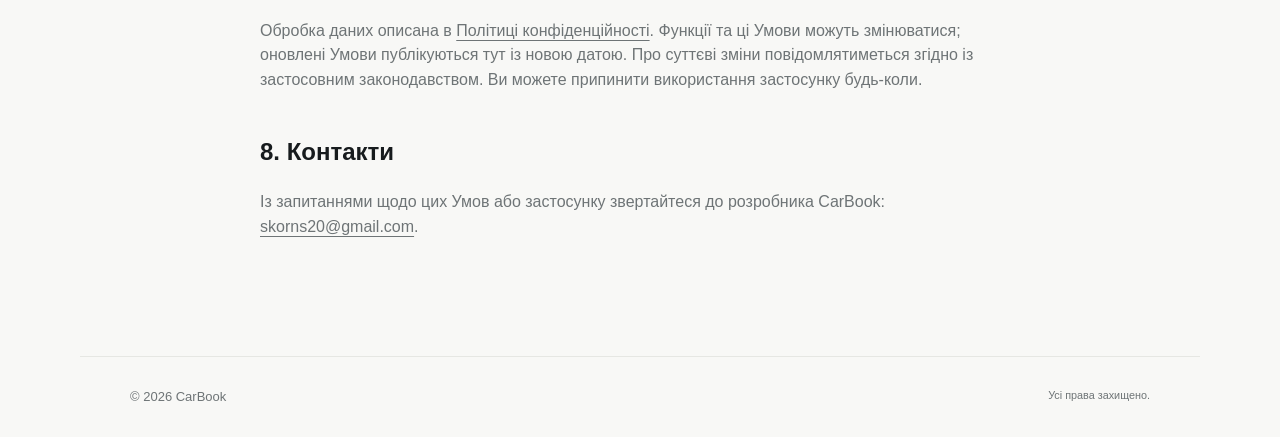
<file: uk/terms.html>
<!doctype html><html lang="uk"><head><meta charset="utf-8"><meta name="viewport" content="width=device-width, initial-scale=1"><meta name="theme-color" content="#f6f7fb"><title>Умови використання — CarBook</title><meta name="description" content="Умови використання — CarBook"><link rel="icon" href="../assets/carbook-logo-transparent-v3.png"><script src="../assets/preferences.js"></script><link rel="stylesheet" href="../assets/style.css?v=11"><link rel="stylesheet" href="../assets/site-header.css?v=5"></head><body><a class="skip" href="#main">Перейти до вмісту</a><header><a class="brand" href="index.html"><img src="../assets/carbook-logo-transparent-v3.png" width="28" height="28" alt="">CarBook</a><nav aria-label="Головна навігація"><a href="index.html#how">Як це працює</a><a href="index.html#features">Можливості</a><a href="privacy.html">Конфіденційність</a><a href="terms.html">Умови</a><a href="support.html">Підтримка</a></nav><div class="controls"><a class="language" href="../index.html" lang="en">EN</a><button id="theme" data-icon-only="true" type="button" aria-label="Колірна тема" data-light="Світла" data-dark="Темна">☾</button><a class="nav-cta" href="index.html#download">Завантажити</a></div></header><main id="main"><article class="legal"><p class="eyebrow">CARBOOK / УМОВИ</p><h1>Умови використання</h1><p class="updated">Оновлено: 27 жовтня 2026 року</p><section><h2>1. Використання CarBook</h2><p>Ці Умови регулюють використання CarBook і цього сайту. Використовуючи CarBook, ви погоджуєтеся з ними. Якщо ви не погоджуєтеся, припиніть використання. CarBook допомагає впорядкувати ваші власні записи про автомобіль та його обслуговування.</p></section><section><h2>2. Ваші записи та відповідальність</h2><p>Ви зберігаєте право власності на введені записи та фото. Ви відповідаєте за їхню точність, наявність дозволів на використання й поширення та створення резервних копій або експортів. Не використовуйте застосунок незаконно, не порушуйте права інших і не втручайтеся в його роботу.</p></section><section><h2>3. Інформація про обслуговування</h2><p>Нагадування та підсумки залежать від введених даних та інтервалів. Це засоби організації, а не професійна консультація механіка чи гарантія безпеки автомобіля. Дотримуйтеся рекомендацій виробника та звертайтеся до кваліфікованих фахівців. Доставка сповіщень залежить від налаштувань пристрою та роботи iOS. Користуйтеся застосунком лише коли це безпечно, ніколи під час керування.</p></section><section><h2>4. Експорт і доступність даних</h2><p>Ви вирішуєте, чи ділитися експортами та з ким. Місткість QR-коду обмежена, тому передана історія може бути скороченою. Перевіряйте експорт перед використанням. Локальні дані можуть бути втрачені після видалення застосунку, втрати чи несправності пристрою. Зберігайте окремі копії важливих записів.</p></section><section><h2>5. Ліцензія та умови Apple</h2><p>Ви отримуєте дозвіл використовувати CarBook за призначенням відповідно до цих Умов та застосовних умов App Store. Застосунок надається за ліцензією, а не продається. До ліцензії App Store у відповідних випадках застосовується <a href="https://www.apple.com/legal/internet-services/itunes/dev/stdeula/">стандартна ліцензійна угода Apple</a>. Ці Умови доповнюють, а не замінюють її чи ваші обов’язкові права споживача.</p></section><section><h2>6. Доступність і відповідальність</h2><p>Застосунок надається в міру доступності. У межах, дозволених законодавством, розробник не гарантує безперервну або безпомилкову роботу та не відповідає за збитки через неточні записи користувача, пропущені нагадування чи втрату локальних даних. Ці Умови не виключають відповідальність, яку не можна виключити за законом, та не обмежують законні права споживачів.</p></section><section><h2>7. Конфіденційність і оновлення</h2><p>Обробка даних описана в <a href="privacy.html">Політиці конфіденційності</a>. Функції та ці Умови можуть змінюватися; оновлені Умови публікуються тут із новою датою. Про суттєві зміни повідомлятиметься згідно із застосовним законодавством. Ви можете припинити використання застосунку будь-коли.</p></section><section><h2>8. Контакти</h2><p>Із запитаннями щодо цих Умов або застосунку звертайтеся до розробника CarBook: <a href="mailto:skorns20@gmail.com">skorns20@gmail.com</a>.</p></section></article></main><footer><span>© 2026 CarBook</span><small>Усі права захищено.</small></footer></body></html>
</file>
<file: assets/style.css>
:root{color-scheme:light;--outer:#dedede;--paper:#f8f8f6;--text:#171b1d;--muted:#6e7476;--line:#e6e7e3;--ink:#172225;--accent:#148add}
html[data-theme=dark]{color-scheme:dark;--outer:#121517;--paper:#1b1f21;--text:#f5f6f3;--muted:#a6abad;--line:#343a3c;--ink:#f2f5f5;--accent:#69bfff}
*{box-sizing:border-box}html{scroll-behavior:smooth;scroll-padding-top:80px}body{margin:0;background:var(--outer);color:var(--text);font:16px/1.55 -apple-system,BlinkMacSystemFont,"Segoe UI",sans-serif;-webkit-font-smoothing:antialiased}a{color:inherit;text-underline-offset:4px}a:focus-visible,button:focus-visible,summary:focus-visible{outline:3px solid var(--accent);outline-offset:4px}.skip{position:fixed;left:16px;top:-90px;z-index:50;background:var(--paper);padding:8px}.skip:focus{top:12px}.page-canvas{width:min(1120px,calc(100% - 120px));margin:92px auto;background:var(--paper);overflow:hidden;box-shadow:0 1px 0 #0000000a}.landing main{max-width:none;padding:0}.hero{position:relative;min-height:970px;padding:88px 70px 0;text-align:center;overflow:hidden}.hero-copy{position:relative;z-index:4;width:min(570px,100%);margin:auto}.kicker{margin:0 0 12px;color:var(--muted);font-size:12px;font-weight:700;letter-spacing:.14em}.hero h1{margin:0;font-size:clamp(46px,5vw,68px);line-height:1.02;letter-spacing:-.055em}.hero-copy>p:not(.kicker){max-width:510px;margin:20px auto;color:var(--muted);font-size:17px}.primary-cta,.nav-cta{display:inline-flex;align-items:center;justify-content:center;border-radius:999px;background:var(--ink);color:var(--paper);font-weight:650;text-decoration:none}.primary-cta{min-height:44px;padding:0 24px;font-size:14px}.phone-scene{position:absolute;z-index:3;left:50%;top:395px;width:440px;height:560px;transform:translateX(-50%)}.phone{position:absolute;left:50%;top:0;width:278px;height:596px;padding:10px;border-radius:46px;background:#0c1012;box-shadow:0 38px 52px #1119,0 0 0 2px #5e6263;transform:translateX(-50%) rotate(-1deg);overflow:hidden}.phone:before{content:"";position:absolute;z-index:3;top:17px;left:50%;width:92px;height:25px;border-radius:18px;background:#050606;transform:translateX(-50%)}.phone img{display:block;width:100%;height:100%;border-radius:37px;object-fit:cover;object-position:top}.prop{position:absolute;display:grid;place-items:center;font-weight:800;box-shadow:0 14px 24px #1821262c}.wrench{right:16px;top:22px;width:84px;height:28px;border-radius:10px;background:#34393c;color:#9da3a5;transform:rotate(28deg)}.key{right:-6px;top:340px;width:110px;height:48px;border-radius:40px;background:#1f2c46;color:#111827;transform:rotate(-7deg)}.tag{left:-40px;top:350px;width:92px;height:56px;padding:10px;border-radius:8px;background:#158ddd;color:#fff;font-size:12px;line-height:1.1;transform:rotate(14deg)}.sticker{position:absolute;z-index:2;display:grid;place-items:center;font-weight:900;filter:drop-shadow(0 4px 3px #0002);user-select:none}.sticker-blue{left:8%;top:215px;color:#0e8fe8;transform:rotate(-9deg);font-size:15px;line-height:.9}.sticker-blue span{font-size:12px}.sticker-blue strong{font-size:29px}.sticker-green{right:9%;top:215px;width:66px;height:54px;border:5px solid #fff;border-radius:50% 50% 50% 18%;background:#83e77f;color:#164d29;letter-spacing:3px;transform:rotate(-10deg)}.sticker-yellow{left:-22px;top:390px;width:68px;height:68px;border:5px solid #fff;border-radius:50%;background:#ffe763;font-size:38px;transform:rotate(7deg)}.sticker-red{left:14%;top:510px;width:64px;height:62px;border:5px solid #fff;border-radius:19px;background:#ef7058;color:#fff;font-size:34px;transform:rotate(-10deg)}.sticker-pink{left:5%;top:690px;width:68px;height:68px;border:5px solid #fff;border-radius:50%;background:#ef5e8b;color:#fff;font-size:44px}.sticker-orange{right:5%;top:665px;width:64px;height:70px;border:5px solid #fff;border-radius:14px;background:#f49e57;color:#fff;font-size:35px;transform:rotate(-8deg)}.sticker-note{right:18%;top:495px;width:58px;height:65px;border:5px solid #fff;border-radius:12px;background:#ffd767;color:#a86b00;font-size:33px;transform:rotate(8deg)}.sticker-white{right:-8px;top:365px;color:#c8cbca;font-size:30px;-webkit-text-stroke:5px #fff;paint-order:stroke fill;transform:rotate(16deg)}
.features{padding:20px 70px 90px;text-align:center}.little-car{height:56px;font-size:48px;line-height:1;color:#929798}.features>h2{margin:4px 0 34px;font-size:35px;letter-spacing:-.04em}.feature-grid{display:grid;grid-template-columns:1fr 1fr;gap:22px;max-width:820px;margin:auto}.feature-card{position:relative;min-height:300px;padding:25px;text-align:left;border-radius:22px;overflow:hidden}.records{background:linear-gradient(150deg,#fff 15%,#f8ecf2)}.reminders{background:linear-gradient(150deg,#fff 15%,#e9fff5)}html[data-theme=dark] .records{background:linear-gradient(150deg,#272b2e,#3a2932)}html[data-theme=dark] .reminders{background:linear-gradient(150deg,#272b2e,#183a2c)}.card-label{font-size:12px;color:var(--muted)}.feature-card h3{position:absolute;left:25px;bottom:22px;max-width:270px;margin:0;font-size:27px;line-height:1.02;letter-spacing:-.04em}.record-stack{position:absolute;top:62px;right:-18px;width:280px;height:125px}.record-stack span{position:absolute;padding:10px 13px;border-radius:12px;background:#fff;color:#34383b;box-shadow:0 8px 18px #33242c1c;font-size:11px;white-space:nowrap}.record-stack span:nth-child(1){top:0;left:40px;transform:rotate(2deg)}.record-stack span:nth-child(2){top:42px;left:0;transform:rotate(-5deg)}.record-stack span:nth-child(3){top:75px;left:72px;transform:rotate(4deg)}.reminder-chat{position:absolute;top:60px;right:25px;display:grid;gap:8px}.reminder-chat span,.reminder-chat b{display:block;max-width:220px;padding:10px 13px;border-radius:14px;font-size:12px}.reminder-chat span{background:#fff;color:#34383b}.reminder-chat b{justify-self:end;background:#38a8ee;color:#fff}.download{padding:100px 24px;text-align:center;border-top:1px solid var(--line)}.download img{border-radius:15px}.download h2{margin:20px 0 5px;font-size:34px;letter-spacing:-.04em}.download p{margin:0 0 22px;color:var(--muted)}.download button{border:0;border-radius:999px;background:var(--ink);color:var(--paper);padding:13px 22px;font:inherit;font-weight:650}.landing footer{display:flex;align-items:center;gap:24px;padding:30px 50px;border-top:1px solid var(--line);color:var(--muted);font-size:13px}.landing footer nav{display:flex;gap:20px;margin-left:auto}.landing footer a{text-decoration:none}
html{background:var(--outer)}body:not(.landing){width:min(1120px,calc(100% - 120px));min-height:calc(100vh - 184px);margin:92px auto;background:var(--paper);box-shadow:0 1px 0 #0000000a}body:not(.landing) main{max-width:900px;margin:auto;padding:0 24px}.legal{max-width:760px;margin:auto;padding:70px 0 100px}.legal h1{font-size:clamp(40px,6vw,58px);line-height:1.05;letter-spacing:-.04em}.legal h2{margin-top:40px}.legal p,.legal .updated{color:var(--muted)}.eyebrow{font-size:12px;color:var(--accent);letter-spacing:.12em}.lead{font-size:18px}.button{display:inline-block;color:var(--accent)}details{padding:19px 0;border-bottom:1px solid var(--line)}summary{cursor:pointer;font-weight:650}details p{font-size:15px}body:not(.landing)>footer{max-width:none;margin:auto;padding:30px 50px;border-top:1px solid var(--line);display:flex;justify-content:space-between;color:var(--muted);font-size:13px}.download>img{border-radius:0}html[data-theme=light] .download>img{filter:invert(1)}
@media(max-width:900px){.page-canvas,body:not(.landing){width:calc(100% - 36px);margin:18px auto}.hero{padding-left:30px;padding-right:30px}.features{padding-left:30px;padding-right:30px}.sticker-blue{left:3%}.sticker-green{right:3%}}
@media(max-width:650px){.page-canvas,body:not(.landing){width:100%;margin:0}.hero{min-height:900px;padding:65px 20px 0}.hero h1{font-size:48px}.hero-copy>p:not(.kicker){font-size:16px}.phone-scene{top:390px;transform:translateX(-50%) scale(.84);transform-origin:top center}.sticker{transform:scale(.72)}.sticker-blue{top:300px}.sticker-green{top:320px}.sticker-yellow{top:470px}.sticker-red{top:610px;left:2%}.sticker-note{top:565px;right:4%}.sticker-pink,.sticker-orange,.sticker-white{display:none}.features{padding:10px 20px 70px}.feature-grid{grid-template-columns:1fr}.feature-card{min-height:285px}.landing footer{padding:25px 20px;flex-wrap:wrap}.landing footer nav{width:100%;margin:0}.download{padding:75px 20px}.legal{padding:48px 0 72px}body:not(.landing)>footer{padding:25px 20px}}
@media(prefers-reduced-motion:reduce){html{scroll-behavior:auto}}
.app-store-cta{display:inline-block;margin-bottom:34px;padding:0;border:0;background:transparent;line-height:0;cursor:default}.app-store-cta img{display:block;width:156px;height:auto;border-radius:0}.download .app-store-cta{margin:0;padding:0;border:0;background:transparent}.download .app-store-cta img{width:156px;height:auto;border-radius:0}.phone-scene{top:445px}.hero{min-height:1020px}.phone>.screen-slides{position:absolute;inset:10px;border-radius:37px;overflow:hidden}.phone>.screen-slides img{position:absolute;inset:0;width:100%;height:100%;border-radius:37px;object-fit:cover;opacity:0;animation:phoneSlides 9s infinite}.phone>.screen-slides img:nth-child(1){animation-delay:0s}.phone>.screen-slides img:nth-child(2){animation-delay:3s}.phone>.screen-slides img:nth-child(3){animation-delay:6s}@keyframes phoneSlides{0%,29%{opacity:1}33%,96%{opacity:0}100%{opacity:1}}@media(max-width:650px){.phone-scene{top:455px}.hero{min-height:960px}}@media(prefers-reduced-motion:reduce){.phone>.screen-slides img{animation:none;opacity:0}.phone>.screen-slides img:first-child{opacity:1}}
.theme-slides{display:none;position:absolute;inset:0}.theme-slides.light-slides{display:block}html[data-theme=dark] .theme-slides.light-slides{display:none}html[data-theme=dark] .theme-slides.dark-slides{display:block}.phone>.screen-slides .theme-slides img:nth-child(1){animation-delay:0s}.phone>.screen-slides .theme-slides img:nth-child(2){animation-delay:3s}.phone>.screen-slides .theme-slides img:nth-child(3){animation-delay:6s}@media(prefers-reduced-motion:reduce){.phone>.screen-slides .theme-slides img{opacity:0}.phone>.screen-slides .theme-slides img:first-child{opacity:1}}

/* Full-viewport shell with the original content measure preserved. */
html,body{background:var(--paper)}
.page-canvas{width:100%;margin:0;background:var(--paper);box-shadow:none}
.landing header,.hero,.features,.landing footer{width:min(1120px,100%);margin-left:auto;margin-right:auto}
body:not(.landing){width:100%;min-height:100vh;margin:0;background:var(--paper);box-shadow:none}
body:not(.landing)>header{width:min(1120px,100%);margin-left:auto;margin-right:auto}
body:not(.landing)>footer{width:min(1120px,100%);margin-left:auto;margin-right:auto}
@media(max-width:900px){.page-canvas,body:not(.landing){width:100%;margin:0}}

/* Themed sticker field spans the viewport while the core hero content stays centered. */
.page-canvas{overflow:visible}
.hero{width:100%;max-width:none;overflow:visible}
.sticker-blue{left:max(28px,6vw);top:245px}
.sticker-green{right:max(30px,7vw);top:220px}
.sticker-yellow{left:max(18px,3vw);top:420px}
.sticker-white{right:max(18px,2.5vw);top:380px}
.sticker-fuel,.sticker-wheel,.sticker-brake,.sticker-gear{border:5px solid #fff;filter:drop-shadow(0 5px 5px #0002)}
.sticker-fuel{left:max(70px,15vw);top:555px;width:68px;height:68px;border-radius:18px;background:#65b7ed;font-size:34px;transform:rotate(-9deg)}
.sticker-wheel{left:max(24px,6vw);top:725px;width:72px;height:72px;border-radius:50%;background:#222;color:#e9eeef;font-size:54px;line-height:1;transform:rotate(8deg)}
.sticker-brake{right:max(28px,7vw);top:710px;width:72px;height:72px;border-radius:50%;background:#ef5e78;color:#fff;font-size:50px;line-height:1;transform:rotate(-7deg)}
.sticker-gear{right:max(90px,17vw);top:520px;width:70px;height:70px;border-radius:18px;background:#f1a24f;color:#fff;font-size:44px;transform:rotate(10deg)}
@media(max-width:650px){.hero{overflow:hidden}.sticker-blue{left:3%;top:300px}.sticker-green{right:3%;top:320px}.sticker-yellow{left:-12px;top:470px}.sticker-white{display:none}.sticker-fuel{left:2%;top:610px}.sticker-gear{right:2%;top:585px}.sticker-wheel,.sticker-brake{display:none}}

/* Parts keep their own silhouettes: no surrounding cards, rings or tiles. */
.sticker-fuel,.sticker-wheel,.sticker-brake,.sticker-gear,.sticker-oil,.sticker-battery,.sticker-wrench,.sticker-tools{width:auto;height:auto;border:0;border-radius:0;background:transparent;color:var(--text);font-size:54px;line-height:1;filter:drop-shadow(0 7px 6px #0003)}
.sticker-fuel{left:max(72px,14vw);top:560px;transform:rotate(-10deg)}
.sticker-wheel{left:max(26px,5vw);top:740px;font-size:62px;transform:rotate(9deg)}
.sticker-brake{right:max(28px,6vw);top:735px;color:#e9536b;font-size:68px;transform:rotate(-8deg)}
.sticker-gear{right:max(85px,15vw);top:545px;font-size:62px;transform:rotate(12deg)}
.sticker-oil{left:max(150px,25vw);top:835px;font-size:51px;transform:rotate(-8deg)}
.sticker-battery{right:max(145px,22vw);top:850px;font-size:52px;transform:rotate(7deg)}
.sticker-wrench{left:max(170px,28vw);top:470px;font-size:54px;transform:rotate(-18deg)}
.sticker-tools{right:max(175px,27vw);top:450px;font-size:52px;transform:rotate(10deg)}
@media(max-width:900px){.sticker-wrench{left:20vw}.sticker-tools{right:19vw}.sticker-oil{left:18vw}.sticker-battery{right:17vw}}
@media(max-width:650px){.sticker-fuel{left:2%;top:610px}.sticker-gear{right:3%;top:590px}.sticker-wrench{left:7%;top:760px}.sticker-wheel,.sticker-brake,.sticker-oil,.sticker-battery,.sticker-tools{display:none}}
.download{border-top:0}

/* CarPlay widgets: a cinematic product moment between features and download. */
.carplay{position:relative;display:grid;grid-template-columns:minmax(250px,.76fr) minmax(0,1.45fr);align-items:center;gap:64px;width:min(1120px,calc(100% - 80px));margin:25px auto 70px;padding:78px 70px;border-radius:34px;background:linear-gradient(135deg,#0a0c13 0%,#111528 55%,#071923 100%);color:#f7f8fb;overflow:hidden;isolation:isolate}
.carplay:before{content:"";position:absolute;z-index:-1;inset:auto auto -150px -90px;width:360px;height:360px;border-radius:50%;background:#157ee8;filter:blur(100px);opacity:.22}
.carplay-copy{position:relative;z-index:2}.carplay .kicker{color:#5ebcff}.carplay h2{margin:0;font-size:clamp(40px,5vw,66px);line-height:.98;letter-spacing:-.055em}.carplay-copy>p:not(.kicker){max-width:390px;margin:24px 0 28px;color:#b8c0d3;font-size:17px}.carplay-chips{display:flex;flex-wrap:wrap;gap:9px}.carplay-chips span{padding:7px 12px;border:1px solid #ffffff26;border-radius:999px;background:#ffffff0d;color:#dce5f5;font-size:13px;white-space:nowrap}
.carplay-visual{position:relative;margin:0;transform:rotate(1.5deg)}.carplay-visual:before{content:"";position:absolute;z-index:2;inset:0;border:1px solid #ffffff30;border-radius:24px;pointer-events:none}.carplay-visual img{position:relative;z-index:1;display:block;width:100%;height:auto;border-radius:24px;box-shadow:0 34px 70px #0009;object-fit:cover}.carplay-glow{position:absolute;inset:-18%;background:radial-gradient(circle at 60% 45%,#203cff55,transparent 58%);filter:blur(22px)}.carplay-visual figcaption{position:absolute;z-index:3;right:16px;bottom:14px;padding:6px 10px;border:1px solid #ffffff20;border-radius:999px;background:#090b12b8;color:#dbe0eb;font-size:12px;backdrop-filter:blur(14px)}
@media(max-width:900px){.carplay{grid-template-columns:1fr;gap:42px;width:calc(100% - 36px);padding:62px 48px}.carplay-copy>p:not(.kicker){max-width:600px}.carplay-visual{width:min(720px,100%);margin:auto}}
@media(max-width:650px){.carplay{width:calc(100% - 24px);margin:10px auto 48px;padding:48px 22px 26px;border-radius:26px}.carplay h2{font-size:43px}.carplay-copy>p:not(.kicker){font-size:16px}.carplay-visual{transform:none}.carplay-visual img,.carplay-visual:before{border-radius:17px}.carplay-visual figcaption{display:none}}
</file>
<file: assets/site-header.css>
header{position:relative;z-index:20;display:flex;align-items:center;gap:28px;padding:26px 54px;background:transparent}header .brand{display:flex;align-items:center;gap:8px;font-size:18px;font-weight:750;text-decoration:none}header .brand img{width:28px;height:28px;border-radius:0;object-fit:contain}html[data-theme=light] header .brand img{filter:invert(1)}header nav{display:flex;gap:25px;margin-left:38px}header nav a{color:var(--muted);font-size:12px;text-decoration:none}header nav a:hover{color:var(--text)}header .controls{display:flex;align-items:center;gap:13px;margin-left:auto}header .language{font-size:11px;text-decoration:none}header #theme{width:28px;height:28px;padding:0;border:0;background:none;color:inherit;font-size:18px;cursor:pointer}.nav-cta{min-height:34px;padding:0 17px;background:#fff!important;color:#222!important;box-shadow:0 7px 18px #0000000b;font-size:11px}
@media(max-width:900px){header{padding:22px 26px;gap:18px}header nav{display:none}header .controls{margin-left:auto}}
@media(max-width:480px){header{padding:18px 20px}.nav-cta{display:none}header .brand{font-size:17px}}
</file>
